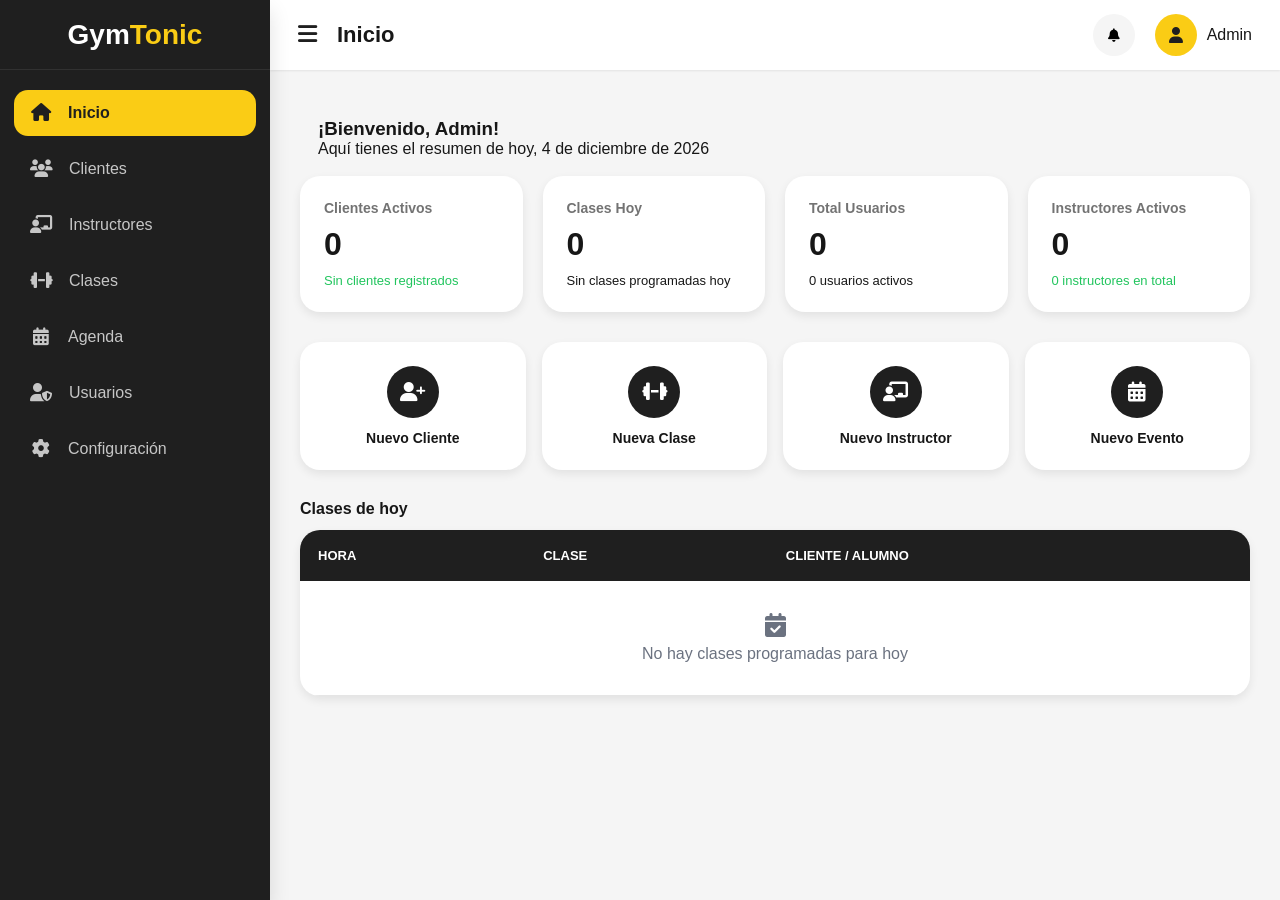
<file: LenguajeDeMarcas/index.html>
<!DOCTYPE html>
<html lang="es">

<head>
    <meta charset="UTF-8">
    <meta name="viewport" content="width=device-width, initial-scale=1.0">
    <title>GymTonic - Inicio</title>
    <link rel="stylesheet" href="https://cdnjs.cloudflare.com/ajax/libs/font-awesome/6.4.0/css/all.min.css">
    <link rel="stylesheet" href="css/style.css">
</head>
<body>

    <div class="overlay" id="overlay"></div>

    <div class="app">

        <aside class="sidebar" id="sidebar">
            <div class="sidebar__header">
                <h1 class="sidebar__title">Gym<span class="sidebar__title--highlight">Tonic</span></h1>
            </div>
            <nav class="sidebar__nav">
                <ul class="sidebar__list">
                    <li class="sidebar__item">
                        <a href="index.html" class="sidebar__link sidebar__link--active">
                            <i class="fas fa-home sidebar__icon"></i><span>Inicio</span>
                        </a>
                    </li>
                    <li class="sidebar__item">
                        <a href="pages/clientes.html" class="sidebar__link">
                            <i class="fas fa-users sidebar__icon"></i><span>Clientes</span>
                        </a>
                    </li>
                    <li class="sidebar__item">
                        <li class="sidebar__item">
                        <a href="pages/instructores.html" class="sidebar__link">
                            <i class="fas fa-chalkboard-teacher sidebar__icon"></i><span>Instructores</span>
                        </a>
                    </li>
                    <li class="sidebar__item">
                        <a href="pages/clases.html" class="sidebar__link">
                            <i class="fas fa-dumbbell sidebar__icon"></i><span>Clases</span>
                        </a>
                    </li>
                    <li class="sidebar__item">
                        <a href="pages/agenda.html" class="sidebar__link">
                            <i class="fas fa-calendar-alt sidebar__icon"></i><span>Agenda</span>
                        </a>
                    </li>
                    <li class="sidebar__item">
                        <a href="pages/usuarios.html" class="sidebar__link sidebar__link">
                            <i class="fas fa-user-shield sidebar__icon"></i><span>Usuarios</span>
                        </a>
                    </li>
                    <li class="sidebar__item">
                        <a href="pages/configuracion.html" class="sidebar__link">
                            <i class="fas fa-cog sidebar__icon"></i><span>Configuración</span>
                        </a>
                    </li>
                </ul>
            </nav>
        </aside>

        <main class="main" id="main">

            <header class="header" id="header">
                <div class="header__left">
                    <button class="header__menu-btn" id="menuToggle">
                        <i class="fas fa-bars"></i>
                    </button>
                    <h2 class="header__title">Inicio</h2>
                </div>
                <div class="header__right">
                    <button class="header__notification"><i class="fas fa-bell"></i></button>
                    <div class="header__user">
                        <div class="header__avatar"><i class="fas fa-user"></i></div>
                        <span class="header__username">Admin</span>
                    </div>
                </div>
            </header>

            <div class="content">

                <div class="welcome">
                    <div class="welcome__text">
                        <h3 class="welcome__title">¡Bienvenido, Admin!</h3>
                        <p class="welcome__sub">Aquí tienes el resumen de hoy, <span id="fecha"></span></p>
                    </div>
                </div>

                <div class="cards">
                    <div class="card">
                        <h3 class="card__title">Clientes Activos</h3>
                        <p class="card__value" id="cardClientesActivos">—</p>
                        <div class="card__footer card__footer--success" id="cardClientesFooter"></div>
                    </div>
                    <div class="card">
                        <h3 class="card__title">Clases Hoy</h3>
                        <p class="card__value" id="cardClasesHoy">—</p>
                        <div class="card__footer" id="cardClasesFooter"></div>
                    </div>
                    <div class="card">
                        <h3 class="card__title">Total Usuarios</h3>
                        <p class="card__value" id="cardTotalUsuarios">—</p>
                        <div class="card__footer" id="cardUsuariosFooter"></div>
                    </div>
                    <div class="card">
                        <h3 class="card__title">Instructores Activos</h3>
                        <p class="card__value" id="cardInstructores">—</p>
                        <div class="card__footer card__footer--success" id="cardInstructoresFooter"></div>
                    </div>
                </div>

                <div class="quick-actions">
                    <a href="pages/clientes.html?action=new" class="quick-action">
                        <div class="quick-action__icon"><i class="fas fa-user-plus"></i></div>
                        <span class="quick-action__label">Nuevo Cliente</span>
                    </a>
                    <a href="pages/clases.html?action=new" class="quick-action">
                        <div class="quick-action__icon"><i class="fas fa-dumbbell"></i></div>
                        <span class="quick-action__label">Nueva Clase</span>
                    </a>
                    <a href="pages/instructores.html?action=new" class="quick-action">
                        <div class="quick-action__icon"><i class="fas fa-chalkboard-teacher"></i></div>
                        <span class="quick-action__label">Nuevo Instructor</span>
                    </a>
                    <a href="pages/agenda.html?action=new" class="quick-action">
                        <div class="quick-action__icon"><i class="fas fa-calendar-alt"></i></div>
                        <span class="quick-action__label">Nuevo Evento</span>
                    </a>
                </div>

                <h3 class="table-container__title">Clases de hoy</h3>

                <div class="table-container">
                    <table class="table">
                        <thead class="table__header">
                            <tr>
                                <th class="table__th">Hora</th>
                                <th class="table__th">Clase</th>
                                <th class="table__th">Cliente / Alumno</th>
                            </tr>
                        </thead>
                        <tbody id="clasesHoyBody"></tbody>
                    </table>
                </div>

            </div>
        </main>
    </div>

    <script src="js/fecha.js"></script>
    <script src="js/menu.js"></script>
    <script src="js/dashboard.js"></script>
</body>

</html>
</file>
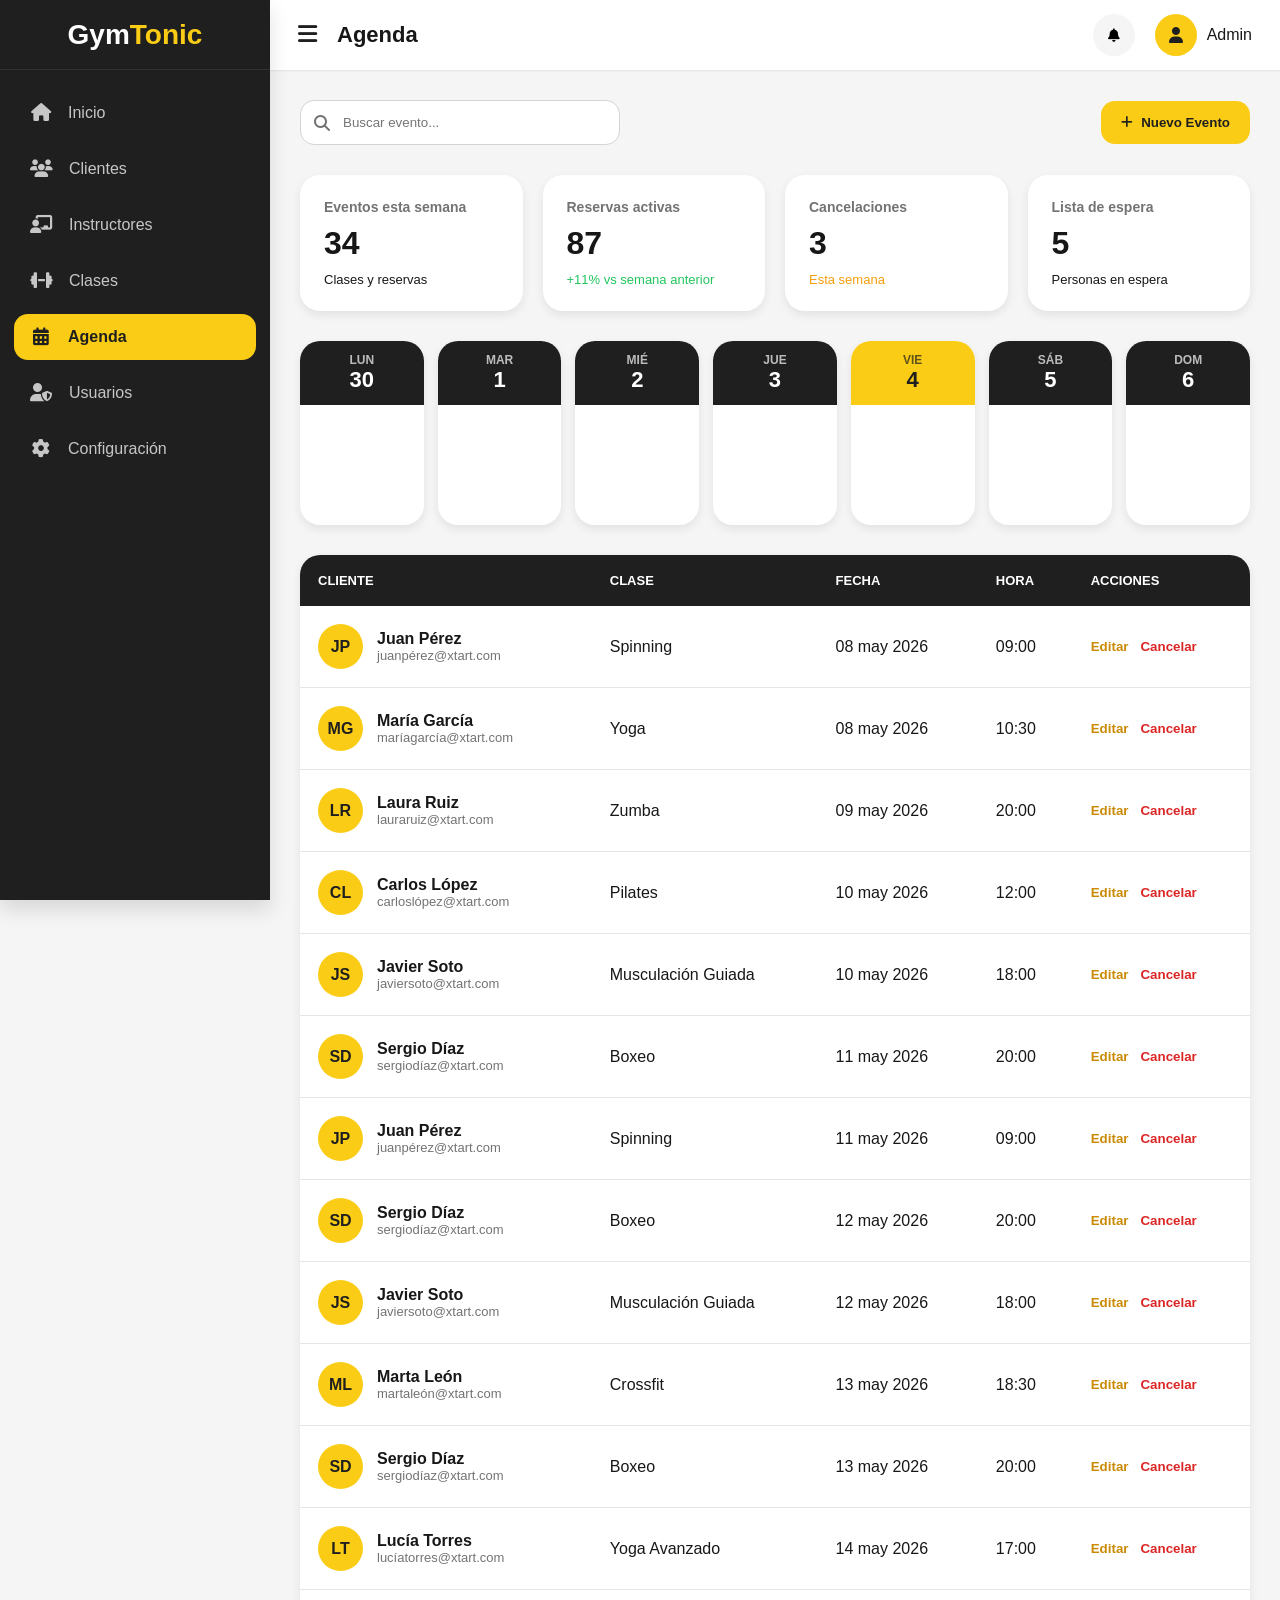
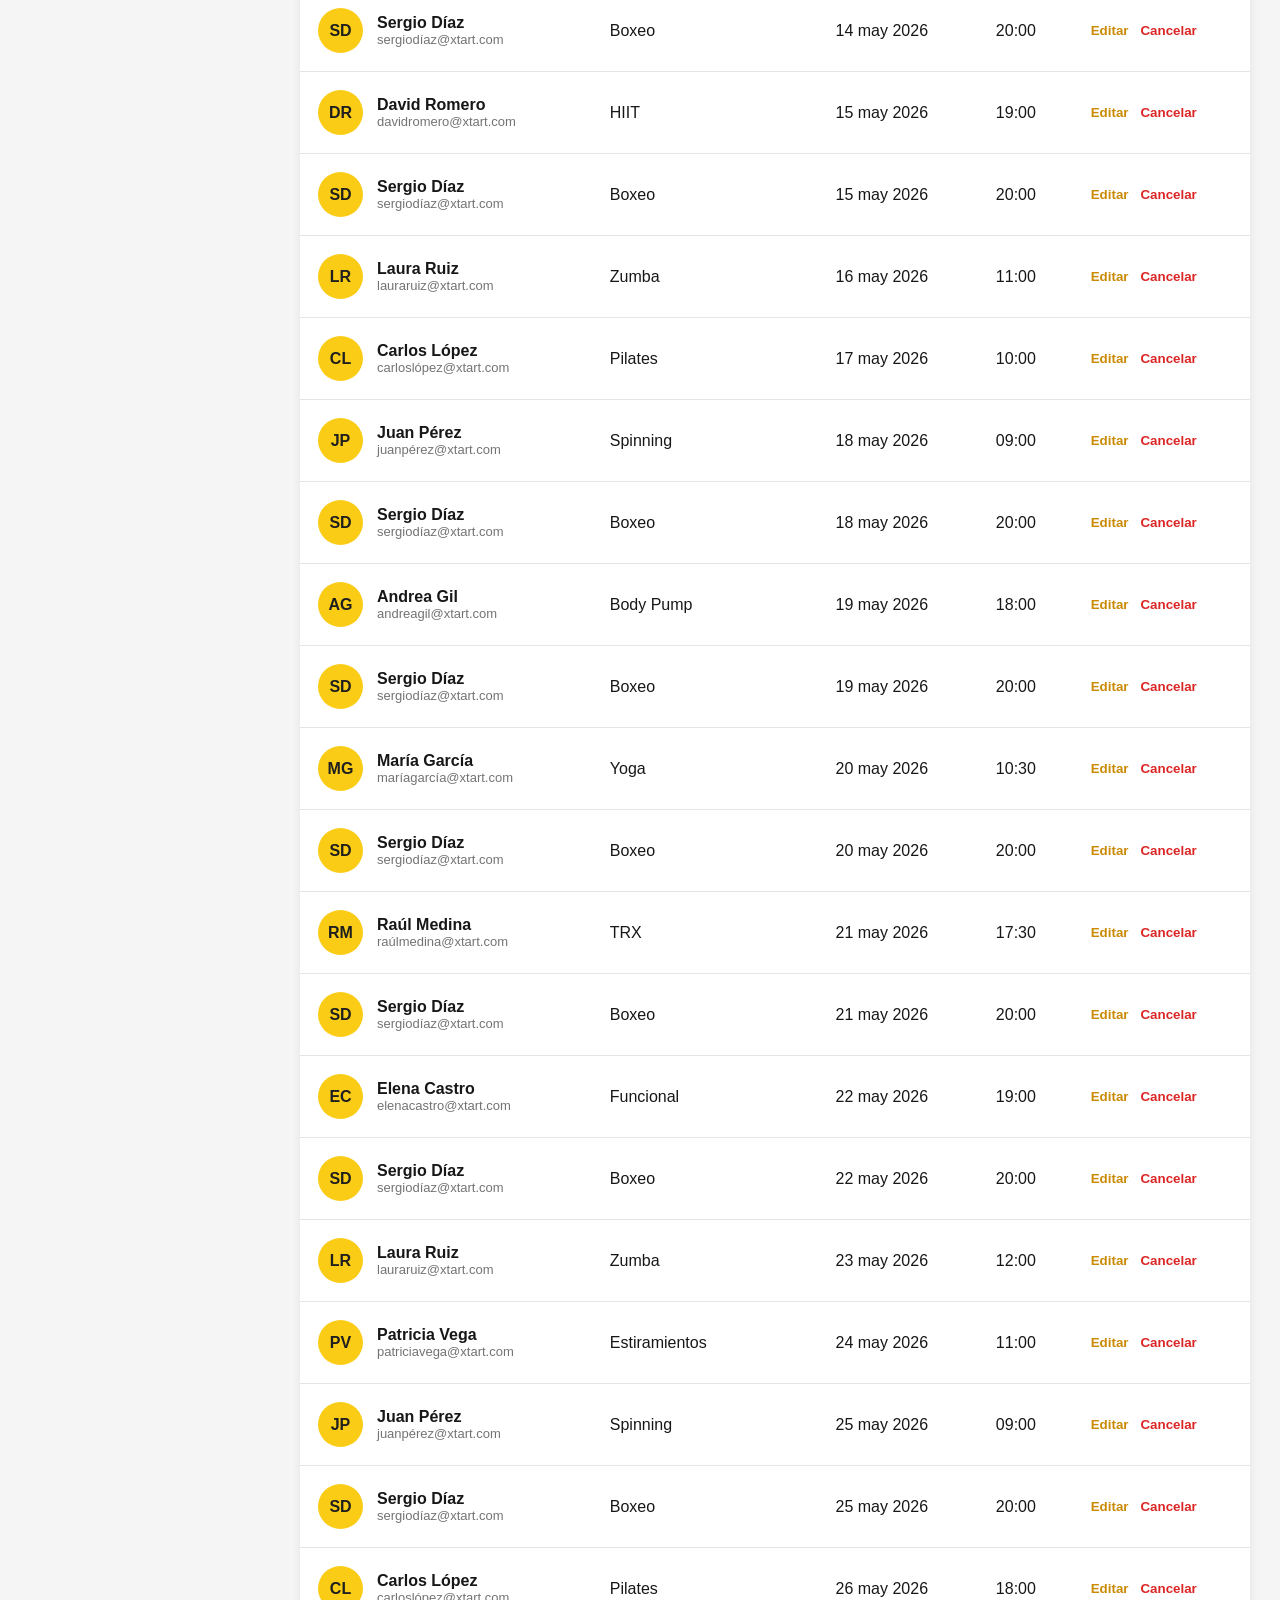
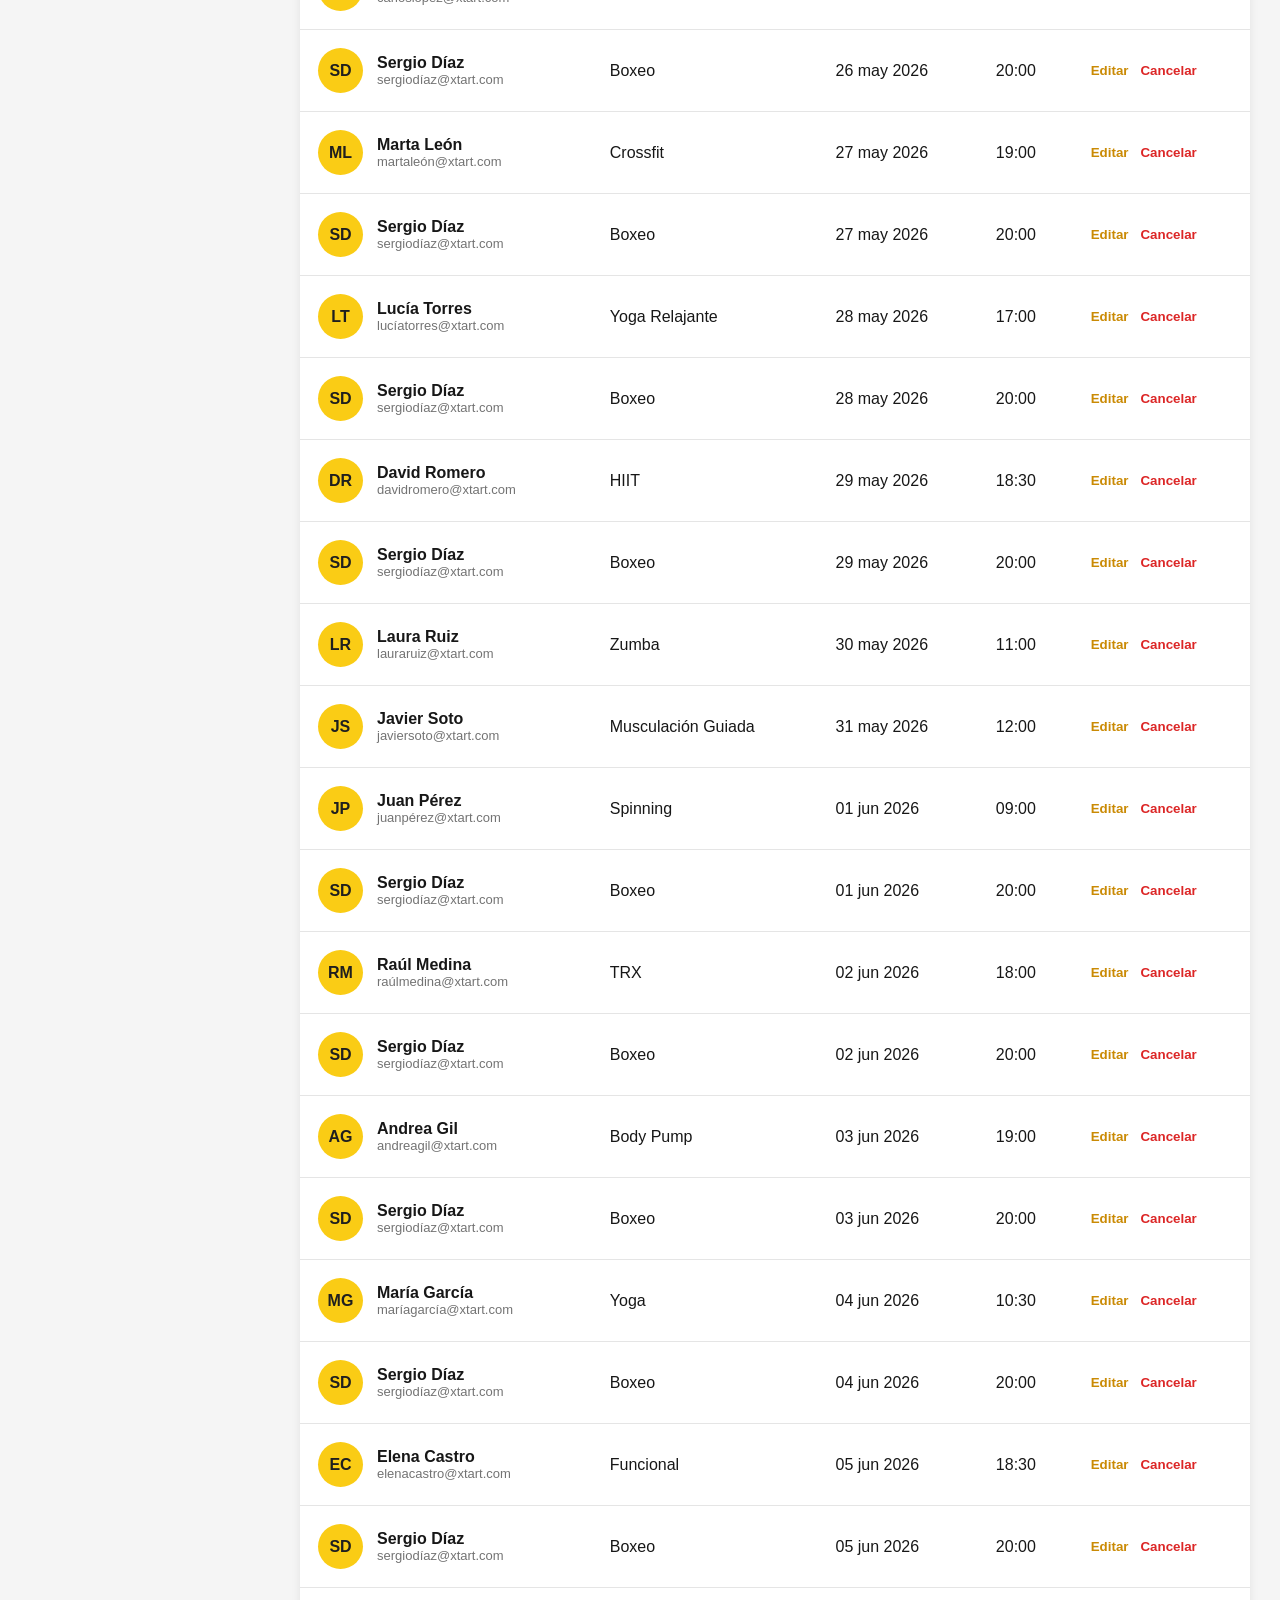
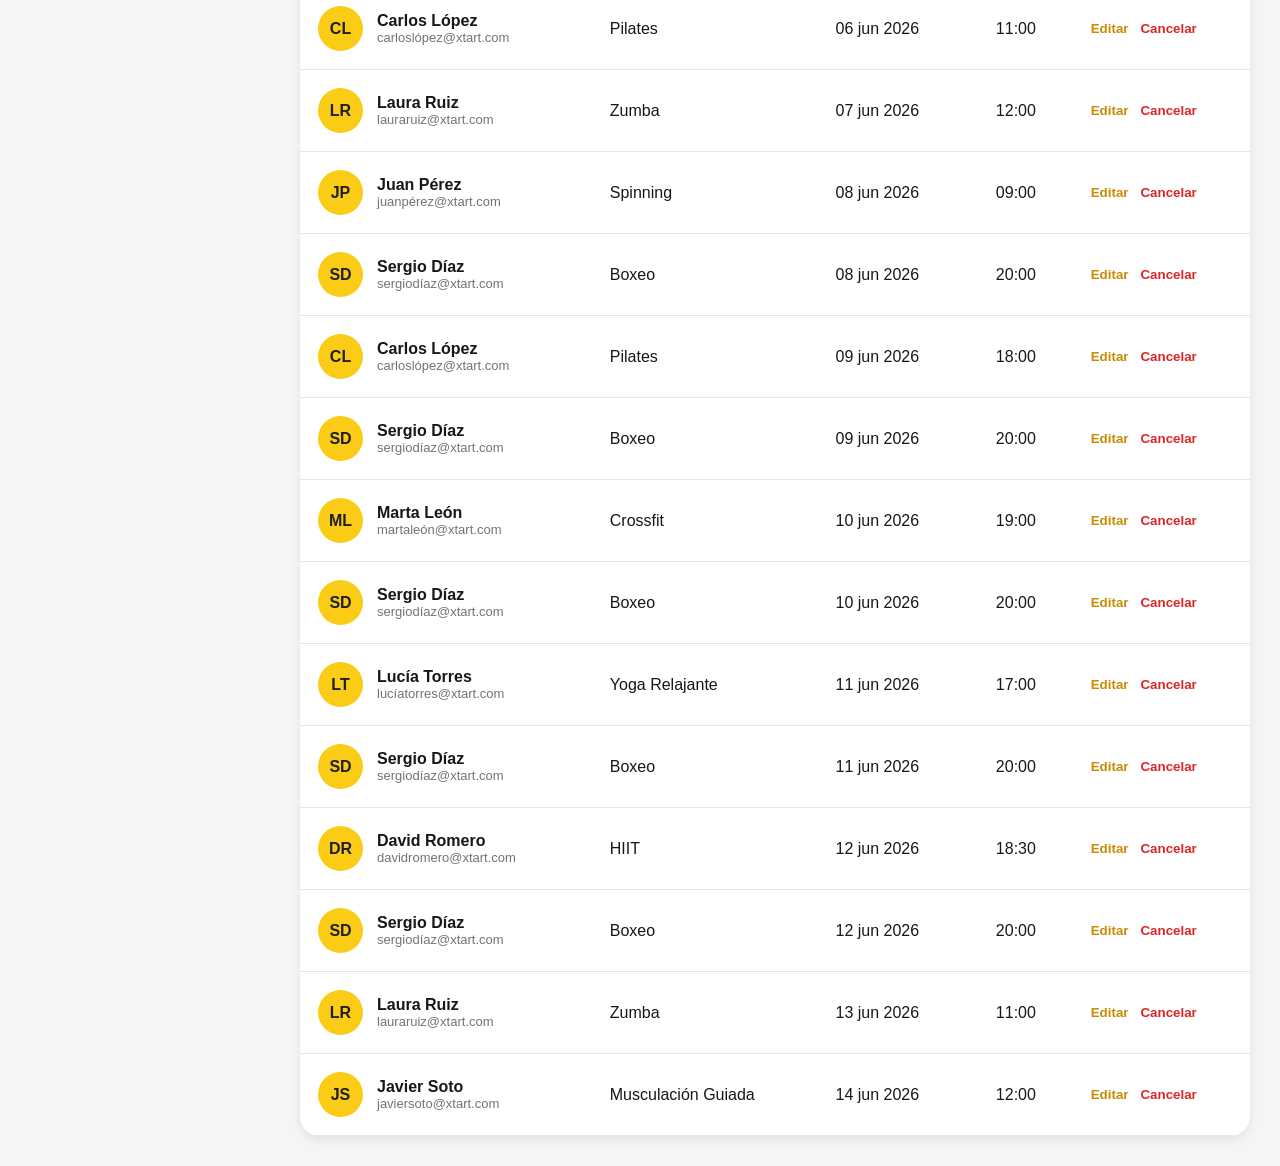
<file: LenguajeDeMarcas/pages/agenda.html>
<!DOCTYPE html>
<html lang="es">

<head>
    <meta charset="UTF-8">
    <meta name="viewport" content="width=device-width, initial-scale=1.0">
    <title>GymTonic - Agenda</title>
    <link rel="stylesheet" href="https://cdnjs.cloudflare.com/ajax/libs/font-awesome/6.4.0/css/all.min.css">
    <link rel="stylesheet" href="../css/style.css">
</head>
<body>

    <div class="overlay" id="overlay"></div>

    <div class="app">

        <aside class="sidebar" id="sidebar">
            <div class="sidebar__header">
                <h1 class="sidebar__title">Gym<span class="sidebar__title--highlight">Tonic</span></h1>
            </div>
            <nav class="sidebar__nav">
                <ul class="sidebar__list">
                    <li class="sidebar__item">
                        <a href="../index.html" class="sidebar__link">
                            <i class="fas fa-home sidebar__icon"></i><span>Inicio</span>
                        </a>
                    </li>
                    <li class="sidebar__item">
                        <a href="clientes.html" class="sidebar__link">
                            <i class="fas fa-users sidebar__icon"></i><span>Clientes</span>
                        </a>
                    </li>
                    <li class="sidebar__item">
                        <li class="sidebar__item">
                        <a href="instructores.html" class="sidebar__link">
                            <i class="fas fa-chalkboard-teacher sidebar__icon"></i><span>Instructores</span>
                        </a>
                    </li>
                    <li class="sidebar__item">
                        <a href="clases.html" class="sidebar__link">
                            <i class="fas fa-dumbbell sidebar__icon"></i><span>Clases</span>
                        </a>
                    </li>
                    <li class="sidebar__item">
                        <a href="agenda.html" class="sidebar__link sidebar__link--active">
                            <i class="fas fa-calendar-alt sidebar__icon"></i><span>Agenda</span>
                        </a>
                    </li>
                    
                    <li class="sidebar__item">
                        <a href="usuarios.html" class="sidebar__link">
                            <i class="fas fa-user-shield sidebar__icon"></i><span>Usuarios</span>
                        </a>
                    </li>
                    <li class="sidebar__item">
                        <a href="configuracion.html" class="sidebar__link">
                            <i class="fas fa-cog sidebar__icon"></i><span>Configuración</span>
                        </a>
                    </li>
                </ul>
            </nav>
        </aside>

        <main class="main" id="main">

            <header class="header" id="header">
                <div class="header__left">
                    <button class="header__menu-btn" id="menuToggle">
                        <i class="fas fa-bars"></i>
                    </button>
                    <h2 class="header__title">Agenda</h2>
                </div>
                <div class="header__right">
                    <button class="header__notification"><i class="fas fa-bell"></i></button>
                    <div class="header__user">
                        <div class="header__avatar"><i class="fas fa-user"></i></div>
                        <span class="header__username">Admin</span>
                    </div>
                </div>
            </header>

            <div class="content">
                <div class="actions">
                    <div class="search">
                        <i class="fas fa-search search__icon"></i>
                        <input type="text" class="search__input" placeholder="Buscar evento...">
                    </div>
                    <button class="btn btn--primary" id="addEventoBtn">
                        <i class="fas fa-plus btn__icon"></i>Nuevo Evento
                    </button>
                </div>

                <div class="cards">
                    <div class="card">
                        <h3 class="card__title">Eventos esta semana</h3>
                        <p class="card__value">34</p>
                        <div class="card__footer">Clases y reservas</div>
                    </div>
                    <div class="card">
                        <h3 class="card__title">Reservas activas</h3>
                        <p class="card__value">87</p>
                        <div class="card__footer card__footer--success">+11% vs semana anterior</div>
                    </div>
                    <div class="card">
                        <h3 class="card__title">Cancelaciones</h3>
                        <p class="card__value">3</p>
                        <div class="card__footer card__footer--warning">Esta semana</div>
                    </div>
                    <div class="card">
                        <h3 class="card__title">Lista de espera</h3>
                        <p class="card__value">5</p>
                        <div class="card__footer">Personas en espera</div>
                    </div>
                </div>

                <div class="agenda-grid" id="agendaGrid">
                    <div class="agenda-day" data-dia="lun">
                        <div class="agenda-day__header">
                            <div class="agenda-day__name">Lun</div>
                            <div class="agenda-day__num">—</div>
                        </div>
                        <div class="agenda-day__body"></div>
                    </div>
                    <div class="agenda-day" data-dia="mar">
                        <div class="agenda-day__header">
                            <div class="agenda-day__name">Mar</div>
                            <div class="agenda-day__num">—</div>
                        </div>
                        <div class="agenda-day__body"></div>
                    </div>
                    <div class="agenda-day" data-dia="mie">
                        <div class="agenda-day__header">
                            <div class="agenda-day__name">Mié</div>
                            <div class="agenda-day__num">—</div>
                        </div>
                        <div class="agenda-day__body"></div>
                    </div>
                    <div class="agenda-day" data-dia="jue">
                        <div class="agenda-day__header">
                            <div class="agenda-day__name">Jue</div>
                            <div class="agenda-day__num">—</div>
                        </div>
                        <div class="agenda-day__body"></div>
                    </div>
                    <div class="agenda-day" data-dia="vie">
                        <div class="agenda-day__header">
                            <div class="agenda-day__name">Vie</div>
                            <div class="agenda-day__num">—</div>
                        </div>
                        <div class="agenda-day__body"></div>
                    </div>
                    <div class="agenda-day" data-dia="sab">
                        <div class="agenda-day__header">
                            <div class="agenda-day__name">Sáb</div>
                            <div class="agenda-day__num">—</div>
                        </div>
                        <div class="agenda-day__body"></div>
                    </div>
                    <div class="agenda-day" data-dia="dom">
                        <div class="agenda-day__header">
                            <div class="agenda-day__name">Dom</div>
                            <div class="agenda-day__num">—</div>
                        </div>
                        <div class="agenda-day__body"></div>
                    </div>
                </div>

                <div class="table-container">
                    <table class="table">
                        <thead class="table__header">
                            <tr>
                                <th class="table__th">Cliente</th>
                                <th class="table__th">Clase</th>
                                <th class="table__th">Fecha</th>
                                <th class="table__th">Hora</th>
                                <th class="table__th">Acciones</th>
                            </tr>
                        </thead>
                        <tbody id="agendaTableBody">
                        </tbody>
                    </table>
                </div>

            </div>
        </main>
    </div>

    <div class="modal" id="eventoModal">
        <div class="modal__content">
            <div class="modal__header">
                <h3 class="modal__title">Nuevo Evento</h3>
                <button class="modal__close" id="closeEventoModalBtn">&times;</button>
            </div>
            <div class="modal__body">
                <form id="eventoForm">
                    <div class="form__group">
                        <label class="form__label" for="eventoClase">Clase</label>
                        <select id="eventoClase" class="form__control"></select>
                    </div>
                    <div class="form__group">
                        <label class="form__label" for="eventoInstructor">Instructor</label>
                        <input type="text" id="eventoInstructor" class="form__control" placeholder="Se rellena automáticamente" readonly>
                    </div>
                    <div class="form__group">
                        <label class="form__label" for="eventoFecha">Fecha</label>
                        <input type="date" id="eventoFecha" class="form__control" required>
                    </div>
                    <div class="form__group">
                        <label class="form__label" for="eventoHora">Hora</label>
                        <input type="time" id="eventoHora" class="form__control" required>
                    </div>
                    <div class="form__group">
                        <label class="form__label" for="eventoCliente">Cliente (opcional)</label>
                        <input type="text" id="eventoCliente" class="form__control" placeholder="Nombre del cliente">
                    </div>
                </form>
            </div>
            <div class="modal__footer">
                <button class="btn btn--secondary" id="cancelEventoModalBtn">Cancelar</button>
                <button class="btn btn--primary" id="saveEventoBtn">Guardar</button>
            </div>
        </div>
    </div>

    <script src="../js/crud-agenda.js"></script>
    <script src="../js/menu.js"></script>
</body>

</html>
</file>
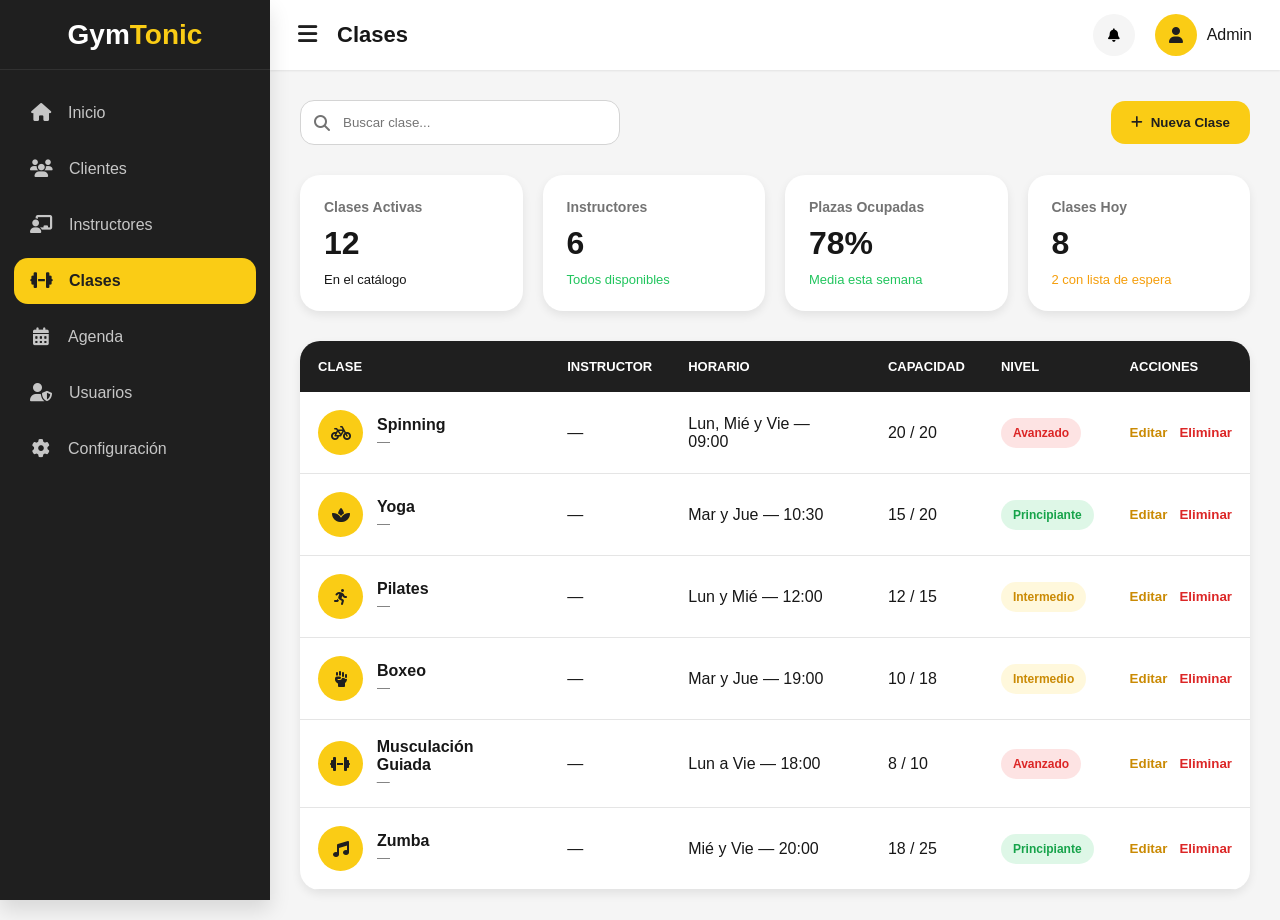
<file: LenguajeDeMarcas/pages/clases.html>
<!DOCTYPE html>
<html lang="es">

<head>
    <meta charset="UTF-8">
    <meta name="viewport" content="width=device-width, initial-scale=1.0">
    <title>GymTonic - Clases</title>
    <link rel="stylesheet" href="https://cdnjs.cloudflare.com/ajax/libs/font-awesome/6.4.0/css/all.min.css">
    <link rel="stylesheet" href="../css/style.css">
</head>
<body>

    <div class="overlay" id="overlay"></div>

    <div class="app">

        <aside class="sidebar" id="sidebar">
            <div class="sidebar__header">
                <h1 class="sidebar__title">Gym<span class="sidebar__title--highlight">Tonic</span></h1>
            </div>
            <nav class="sidebar__nav">
                <ul class="sidebar__list">
                    <li class="sidebar__item">
                        <a href="../index.html" class="sidebar__link">
                            <i class="fas fa-home sidebar__icon"></i><span>Inicio</span>
                        </a>
                    </li>
                    <li class="sidebar__item">
                        <a href="clientes.html" class="sidebar__link">
                            <i class="fas fa-users sidebar__icon"></i><span>Clientes</span>
                        </a>
                    </li>
                    <li class="sidebar__item">
                        <li class="sidebar__item">
                        <a href="instructores.html" class="sidebar__link">
                            <i class="fas fa-chalkboard-teacher sidebar__icon"></i><span>Instructores</span>
                        </a>
                    </li>
                    <li class="sidebar__item">
                        <a href="clases.html" class="sidebar__link sidebar__link--active">
                            <i class="fas fa-dumbbell sidebar__icon"></i><span>Clases</span>
                        </a>
                    </li>
                    <li class="sidebar__item">
                        <a href="agenda.html" class="sidebar__link">
                            <i class="fas fa-calendar-alt sidebar__icon"></i><span>Agenda</span>
                        </a>
                    </li>
                    
                    <li class="sidebar__item">
                        <a href="usuarios.html" class="sidebar__link">
                            <i class="fas fa-user-shield sidebar__icon"></i><span>Usuarios</span>
                        </a>
                    </li>
                    <li class="sidebar__item">
                        <a href="configuracion.html" class="sidebar__link">
                            <i class="fas fa-cog sidebar__icon"></i><span>Configuración</span>
                        </a>
                    </li>
                </ul>
            </nav>
        </aside>

        <main class="main" id="main">

            <header class="header" id="header">
                <div class="header__left">
                    <button class="header__menu-btn" id="menuToggle">
                        <i class="fas fa-bars"></i>
                    </button>
                    <h2 class="header__title">Clases</h2>
                </div>
                <div class="header__right">
                    <button class="header__notification"><i class="fas fa-bell"></i></button>
                    <div class="header__user">
                        <div class="header__avatar"><i class="fas fa-user"></i></div>
                        <span class="header__username">Admin</span>
                    </div>
                </div>
            </header>

            <div class="content">
                <div class="actions">
                    <div class="search">
                        <i class="fas fa-search search__icon"></i>
                        <input type="text" class="search__input" placeholder="Buscar clase...">
                    </div>
                    <button class="btn btn--primary" id="addClaseBtn">
                        <i class="fas fa-plus btn__icon"></i>Nueva Clase
                    </button>
                </div>

                <div class="cards">
                    <div class="card">
                        <h3 class="card__title">Clases Activas</h3>
                        <p class="card__value">12</p>
                        <div class="card__footer">En el catálogo</div>
                    </div>
                    <div class="card">
                        <h3 class="card__title">Instructores</h3>
                        <p class="card__value">6</p>
                        <div class="card__footer card__footer--success">Todos disponibles</div>
                    </div>
                    <div class="card">
                        <h3 class="card__title">Plazas Ocupadas</h3>
                        <p class="card__value">78%</p>
                        <div class="card__footer card__footer--success">Media esta semana</div>
                    </div>
                    <div class="card">
                        <h3 class="card__title">Clases Hoy</h3>
                        <p class="card__value">8</p>
                        <div class="card__footer card__footer--warning">2 con lista de espera</div>
                    </div>
                </div>

                <div class="table-container">
                    <table class="table">
                        <thead class="table__header">
                            <tr>
                                <th class="table__th">Clase</th>
                                <th class="table__th">Instructor</th>
                                <th class="table__th">Horario</th>
                                <th class="table__th">Capacidad</th>
                                <th class="table__th">Nivel</th>
                                <th class="table__th">Acciones</th>
                            </tr>
                        </thead>
                        <tbody id="clasesTableBody">
                            <tr>
                                <td class="table__td">
                                    <div class="table__user">
                                        <div class="table__avatar"><i class="fas fa-bicycle"></i></div>
                                        <div>
                                            <div class="table__name">Spinning</div>
                                            <div class="table__email">Cardio intensivo</div>
                                        </div>
                                    </div>
                                </td>
                                <td class="table__td">Carlos Ruiz</td>
                                <td class="table__td">Lun · Mié · Vie — 09:00</td>
                                <td class="table__td">20 / 20</td>
                                <td class="table__td"><span class="badge badge--danger">Avanzado</span></td>
                                <td class="table__td">
                                    <div class="table__actions">
                                        <button class="table__btn table__btn--edit">Editar</button>
                                        <button class="table__btn table__btn--delete">Eliminar</button>
                                    </div>
                                </td>
                            </tr>
                            <tr>
                                <td class="table__td">
                                    <div class="table__user">
                                        <div class="table__avatar"><i class="fas fa-spa"></i></div>
                                        <div>
                                            <div class="table__name">Yoga</div>
                                            <div class="table__email">Flexibilidad y relajación</div>
                                        </div>
                                    </div>
                                </td>
                                <td class="table__td">Sofía Mendez</td>
                                <td class="table__td">Mar · Jue — 10:30</td>
                                <td class="table__td">15 / 20</td>
                                <td class="table__td"><span class="badge badge--success">Principiante</span></td>
                                <td class="table__td">
                                    <div class="table__actions">
                                        <button class="table__btn table__btn--edit">Editar</button>
                                        <button class="table__btn table__btn--delete">Eliminar</button>
                                    </div>
                                </td>
                            </tr>
                            <tr>
                                <td class="table__td">
                                    <div class="table__user">
                                        <div class="table__avatar"><i class="fas fa-running"></i></div>
                                        <div>
                                            <div class="table__name">Pilates</div>
                                            <div class="table__email">Fuerza y postura</div>
                                        </div>
                                    </div>
                                </td>
                                <td class="table__td">Laura Vega</td>
                                <td class="table__td">Lun · Mié — 12:00</td>
                                <td class="table__td">12 / 15</td>
                                <td class="table__td"><span class="badge badge--primary">Intermedio</span></td>
                                <td class="table__td">
                                    <div class="table__actions">
                                        <button class="table__btn table__btn--edit">Editar</button>
                                        <button class="table__btn table__btn--delete">Eliminar</button>
                                    </div>
                                </td>
                            </tr>
                            <tr>
                                <td class="table__td">
                                    <div class="table__user">
                                        <div class="table__avatar"><i class="fas fa-fist-raised"></i></div>
                                        <div>
                                            <div class="table__name">Boxeo</div>
                                            <div class="table__email">Cardio y técnica</div>
                                        </div>
                                    </div>
                                </td>
                                <td class="table__td">Miguel Torres</td>
                                <td class="table__td">Mar · Jue — 19:00</td>
                                <td class="table__td">10 / 18</td>
                                <td class="table__td"><span class="badge badge--warning">Intermedio</span></td>
                                <td class="table__td">
                                    <div class="table__actions">
                                        <button class="table__btn table__btn--edit">Editar</button>
                                        <button class="table__btn table__btn--delete">Eliminar</button>
                                    </div>
                                </td>
                            </tr>
                            <tr>
                                <td class="table__td">
                                    <div class="table__user">
                                        <div class="table__avatar"><i class="fas fa-dumbbell"></i></div>
                                        <div>
                                            <div class="table__name">Musculación Guiada</div>
                                            <div class="table__email">Fuerza con instructor</div>
                                        </div>
                                    </div>
                                </td>
                                <td class="table__td">Roberto Díaz</td>
                                <td class="table__td">Lun a Vie — 18:00</td>
                                <td class="table__td">8 / 10</td>
                                <td class="table__td"><span class="badge badge--danger">Avanzado</span></td>
                                <td class="table__td">
                                    <div class="table__actions">
                                        <button class="table__btn table__btn--edit">Editar</button>
                                        <button class="table__btn table__btn--delete">Eliminar</button>
                                    </div>
                                </td>
                            </tr>
                            <tr>
                                <td class="table__td">
                                    <div class="table__user">
                                        <div class="table__avatar"><i class="fas fa-music"></i></div>
                                        <div>
                                            <div class="table__name">Zumba</div>
                                            <div class="table__email">Baile y cardio</div>
                                        </div>
                                    </div>
                                </td>
                                <td class="table__td">Ana Flores</td>
                                <td class="table__td">Mié · Vie — 20:00</td>
                                <td class="table__td">18 / 25</td>
                                <td class="table__td"><span class="badge badge--success">Principiante</span></td>
                                <td class="table__td">
                                    <div class="table__actions">
                                        <button class="table__btn table__btn--edit">Editar</button>
                                        <button class="table__btn table__btn--delete">Eliminar</button>
                                    </div>
                                </td>
                            </tr>
                        </tbody>
                    </table>
                </div>
            </div>
        </main>
    </div>

    <div class="modal" id="claseModal">
        <div class="modal__content">
            <div class="modal__header">
                <h3 class="modal__title" id="claseModalTitle">Nueva Clase</h3>
                <button class="modal__close" id="closeClaseModalBtn">&times;</button>
            </div>
            <div class="modal__body">
                <form id="claseForm">
                    <div class="form__group">
                        <label class="form__label" for="nombreClase">Nombre de la clase</label>
                        <input type="text" id="nombreClase" class="form__control" required>
                    </div>
                    <div class="form__group">
                        <label class="form__label" for="instructorSelect">Instructor</label>
                        <select id="instructorSelect" class="form__control"></select>
                    </div>
                    <div class="form__group">
                        <label class="form__label" for="horario">Horario</label>
                        <input type="text" id="horario" class="form__control" placeholder="Ej: Lun · Mié — 09:00" required>
                    </div>
                    <div class="form__group">
                        <label class="form__label" for="capacidad">Capacidad máxima</label>
                        <input type="number" id="capacidad" class="form__control" required>
                    </div>
                    <div class="form__group">
                        <label class="form__label" for="nivel">Nivel</label>
                        <select id="nivel" class="form__control">
                            <option value="principiante">Principiante</option>
                            <option value="intermedio">Intermedio</option>
                            <option value="avanzado">Avanzado</option>
                        </select>
                    </div>
                </form>
            </div>
            <div class="modal__footer">
                <button class="btn btn--secondary" id="cancelClaseModalBtn">Cancelar</button>
                <button class="btn btn--primary" id="saveClaseBtn">Guardar</button>
            </div>
        </div>
    </div>

    <script src="../js/crud-clases.js"></script>
    <script src="../js/menu.js"></script>
    <script>
        if (new URLSearchParams(window.location.search).get('action') === 'new') {
            showAddClaseModal();
        }
    </script>
</body>

</html>
</file>
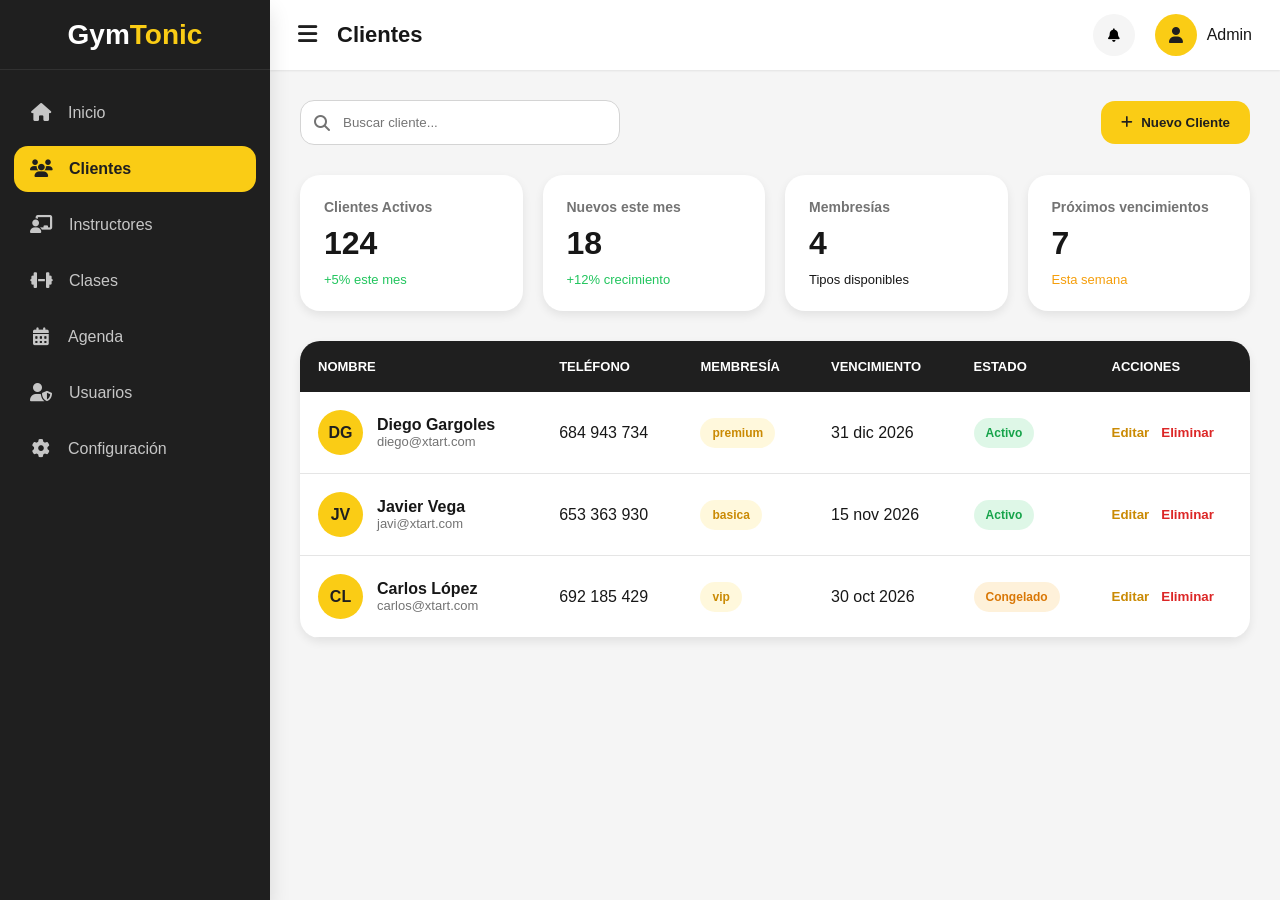
<file: LenguajeDeMarcas/pages/clientes.html>
<!DOCTYPE html>
<html lang="es">

<head>
    <meta charset="UTF-8">
    <meta name="viewport" content="width=device-width, initial-scale=1.0">
    <title>GymTonic - Gestión de Gimnasio</title>
    <link rel="stylesheet" href="https://cdnjs.cloudflare.com/ajax/libs/font-awesome/6.4.0/css/all.min.css">
    <link rel="stylesheet" href="../css/style.css">
</head>
<body>

    <div class="overlay" id="overlay"></div>

    <div class="app">

        <aside class="sidebar" id="sidebar">
            <div class="sidebar__header">
                <h1 class="sidebar__title">Gym<span class="sidebar__title--highlight">Tonic</span></h1>
            </div>
            <nav class="sidebar__nav">
                <ul class="sidebar__list">
                    <li class="sidebar__item">
                        <a href="../index.html" class="sidebar__link">
                            <i class="fas fa-home sidebar__icon"></i><span>Inicio</span>
                        </a>
                    </li>
                    <li class="sidebar__item">
                        <a href="clientes.html" class="sidebar__link sidebar__link--active">
                            <i class="fas fa-users sidebar__icon"></i><span>Clientes</span>
                        </a>
                    </li>
                    <li class="sidebar__item">
                        <li class="sidebar__item">
                        <a href="instructores.html" class="sidebar__link">
                            <i class="fas fa-chalkboard-teacher sidebar__icon"></i><span>Instructores</span>
                        </a>
                    </li>
                    <li class="sidebar__item">
                        <a href="clases.html" class="sidebar__link">
                            <i class="fas fa-dumbbell sidebar__icon"></i><span>Clases</span>
                        </a>
                    </li>
                    <li class="sidebar__item">
                        <a href="agenda.html" class="sidebar__link">
                            <i class="fas fa-calendar-alt sidebar__icon"></i><span>Agenda</span>
                        </a>
                    </li>
                    
                    <li class="sidebar__item">
                        <a href="usuarios.html" class="sidebar__link">
                            <i class="fas fa-user-shield sidebar__icon"></i><span>Usuarios</span>
                        </a>
                    </li>
                    <li class="sidebar__item">
                        <a href="configuracion.html" class="sidebar__link">
                            <i class="fas fa-cog sidebar__icon"></i><span>Configuración</span>
                        </a>
                    </li>
                </ul>
            </nav>
        </aside>

        <main class="main" id="main">

            <header class="header" id="header">
                <div class="header__left">
                    <button class="header__menu-btn" id="menuToggle">
                        <i class="fas fa-bars"></i>
                    </button>
                    <h2 class="header__title">Clientes</h2>
                </div>
                <div class="header__right">
                    <button class="header__notification"><i class="fas fa-bell"></i></button>
                    <div class="header__user">
                        <div class="header__avatar"><i class="fas fa-user"></i></div>
                        <span class="header__username">Admin</span>
                    </div>
                </div>
            </header>

            <div class="content">
                <div class="actions">
                    <div class="search">
                        <i class="fas fa-search search__icon"></i>
                        <input type="text" class="search__input" placeholder="Buscar cliente...">
                    </div>
                    <button id="addClientBtn" class="btn btn--primary">
                        <i class="fas fa-plus btn__icon"></i>Nuevo Cliente
                    </button>
                </div>

                <div class="cards">
                    <div class="card">
                        <h3 class="card__title">Clientes Activos</h3>
                        <p class="card__value">124</p>
                        <div class="card__footer card__footer--success">+5% este mes</div>
                    </div>
                    <div class="card">
                        <h3 class="card__title">Nuevos este mes</h3>
                        <p class="card__value">18</p>
                        <div class="card__footer card__footer--success">+12% crecimiento</div>
                    </div>
                    <div class="card">
                        <h3 class="card__title">Membresías</h3>
                        <p class="card__value">4</p>
                        <div class="card__footer">Tipos disponibles</div>
                    </div>
                    <div class="card">
                        <h3 class="card__title">Próximos vencimientos</h3>
                        <p class="card__value">7</p>
                        <div class="card__footer card__footer--warning">Esta semana</div>
                    </div>
                </div>

                <div class="table-container">
                    <table class="table">
                        <thead class="table__header">
                            <tr>
                                <th class="table__th">Nombre</th>
                                <th class="table__th">Teléfono</th>
                                <th class="table__th">Membresía</th>
                                <th class="table__th">Vencimiento</th>
                                <th class="table__th">Estado</th>
                                <th class="table__th">Acciones</th>
                            </tr>
                        </thead>
                        <tbody id="clientsTableBody"></tbody>
                    </table>
                </div>
            </div>
        </main>
    </div>

    <div class="modal" id="clientModal">
        <div class="modal__content">
            <div class="modal__header">
                <h3 class="modal__title" id="modalTitle">Nuevo Cliente</h3>
                <button class="modal__close" id="closeModalBtn">&times;</button>
            </div>
            <div class="modal__body">
                <form id="clientForm">
                    <input type="hidden" id="clientId">

                    <div class="form__group">
                        <label class="form__label" for="nombre">Nombre completo</label>
                        <input type="text" id="nombre" class="form__control" required>
                    </div>
                    <div class="form__group">
                        <label class="form__label" for="telefono">Teléfono</label>
                        <input type="text" id="telefono" class="form__control" required>
                    </div>
                    <div class="form__group">
                        <label class="form__label" for="email">Email</label>
                        <input type="email" id="email" class="form__control" required>
                    </div>
                    <div class="form__group">
                        <label class="form__label" for="password">Contraseña</label>
                        <input type="password" id="password" class="form__control" required>
                        <small id="passwordHelp" class="form__help" style="display:none;">
                            Deja este campo vacío para mantener la contraseña actual.
                        </small>
                    </div>
                    <div class="form__group">
                        <label class="form__label" for="membresia">Membresía</label>
                        <select id="membresia" class="form__control">
                            <option value="basica">Básica</option>
                            <option value="premium">Premium</option>
                            <option value="vip">VIP</option>
                            <option value="estudiante">Estudiante</option>
                        </select>
                    </div>
                    <div class="form__group">
                        <label class="form__label" for="vencimiento">Vencimiento</label>
                        <input type="date" id="vencimiento" class="form__control" required>
                    </div>
                    <div class="form__group">
                        <label class="form__label" for="estado">Estado</label>
                        <select id="estado" class="form__control">
                            <option value="activo">Activo</option>
                            <option value="inactivo">Inactivo</option>
                            <option value="congelado">Congelado</option>
                        </select>
                    </div>
                </form>
            </div>
            <div class="modal__footer">
                <button class="btn btn--secondary" id="cancelModalBtn">Cancelar</button>
                <button class="btn btn--primary" onclick="document.getElementById('clientForm').requestSubmit()">
                    Guardar
                </button>
            </div>
        </div>
    </div>

    <script src="../js/crud-cliente.js"></script>
    <script src="../js/menu.js"></script>
    <script>
        if (new URLSearchParams(window.location.search).get('action') === 'new') {
            showAddClientModal();
        }
    </script>
</body>

</html>
</file>
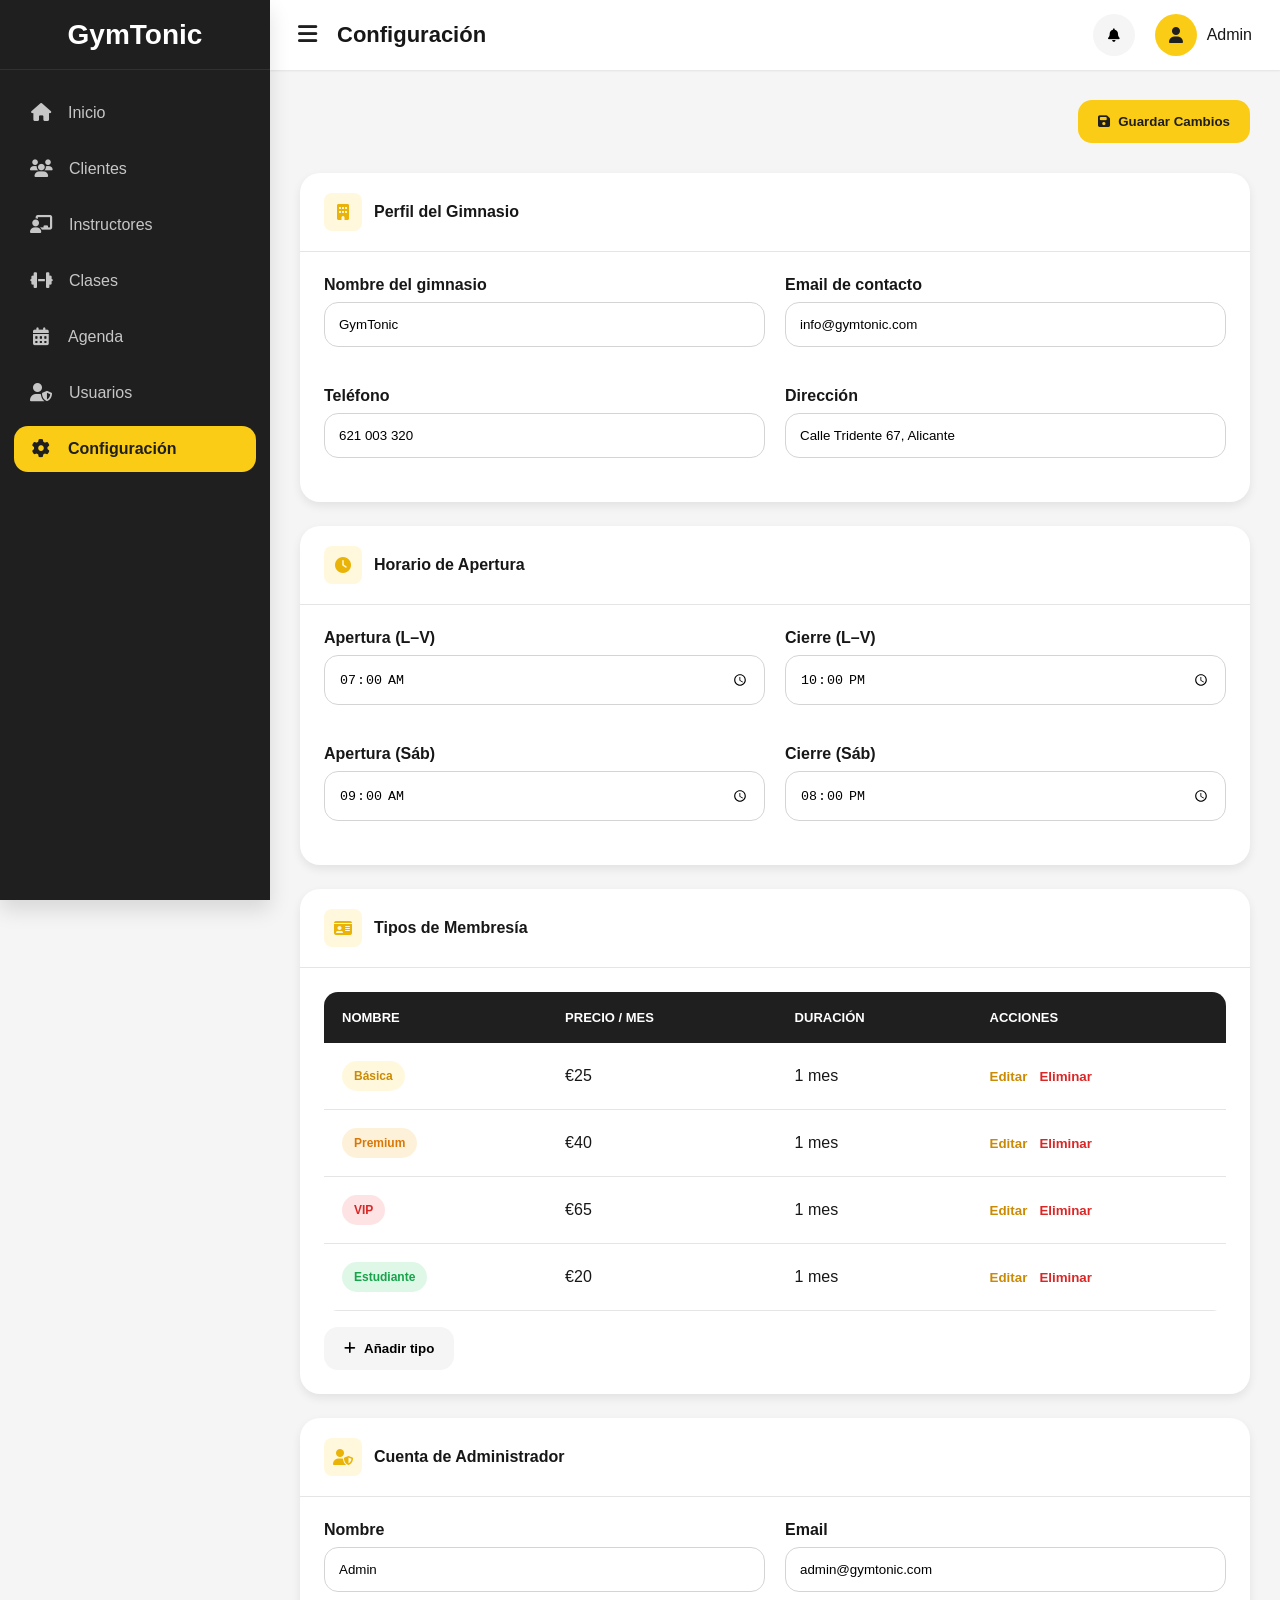
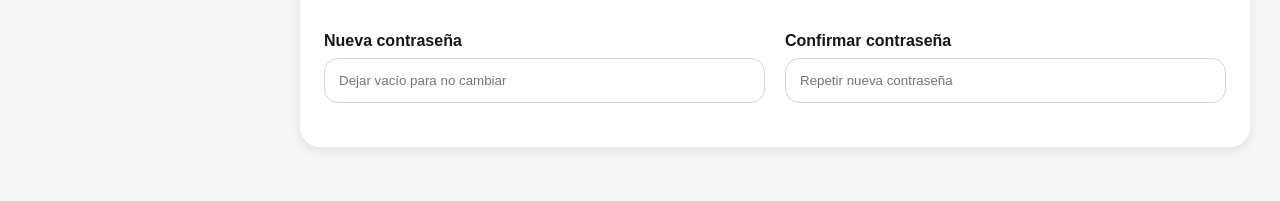
<file: LenguajeDeMarcas/pages/configuracion.html>
<!DOCTYPE html>
<html lang="es">

<head>
    <meta charset="UTF-8">
    <meta name="viewport" content="width=device-width, initial-scale=1.0">
    <title>GymTonic - Configuración</title>
    <link rel="stylesheet" href="https://cdnjs.cloudflare.com/ajax/libs/font-awesome/6.4.0/css/all.min.css">
    <link rel="stylesheet" href="../css/style.css">
</head>
<body>

    <div class="overlay" id="overlay"></div>

    <div class="app">

        <aside class="sidebar" id="sidebar">
            <div class="sidebar__header">
                <h1 class="sidebar__title">Gym<span class="sidebar__title--highlight">Tonic</span></h1>
            </div>
            <nav class="sidebar__nav">
                <ul class="sidebar__list">
                    <li class="sidebar__item">
                        <a href="../index.html" class="sidebar__link">
                            <i class="fas fa-home sidebar__icon"></i><span>Inicio</span>
                        </a>
                    </li>
                    <li class="sidebar__item">
                        <a href="clientes.html" class="sidebar__link">
                            <i class="fas fa-users sidebar__icon"></i><span>Clientes</span>
                        </a>
                    </li>
                    <li class="sidebar__item">
                        <li class="sidebar__item">
                        <a href="instructores.html" class="sidebar__link">
                            <i class="fas fa-chalkboard-teacher sidebar__icon"></i><span>Instructores</span>
                        </a>
                    </li>
                    <li class="sidebar__item">
                        <a href="clases.html" class="sidebar__link">
                            <i class="fas fa-dumbbell sidebar__icon"></i><span>Clases</span>
                        </a>
                    </li>
                    <li class="sidebar__item">
                        <a href="agenda.html" class="sidebar__link">
                            <i class="fas fa-calendar-alt sidebar__icon"></i><span>Agenda</span>
                        </a>
                    </li>
                    <li class="sidebar__item">
                        <a href="usuarios.html" class="sidebar__link">
                            <i class="fas fa-user-shield sidebar__icon"></i><span>Usuarios</span>
                        </a>
                    </li>
                    <li class="sidebar__item">
                        <a href="configuracion.html" class="sidebar__link sidebar__link--active">
                            <i class="fas fa-cog sidebar__icon"></i><span>Configuración</span>
                        </a>
                    </li>
                </ul>
            </nav>
        </aside>

        <main class="main" id="main">

            <header class="header" id="header">
                <div class="header__left">
                    <button type="button" class="header__menu-btn" id="menuToggle">
                        <i class="fas fa-bars"></i>
                    </button>
                    <h2 class="header__title">Configuración</h2>
                </div>
                <div class="header__right">
                    <button type="button" class="header__notification"><i class="fas fa-bell"></i></button>
                    <div class="header__user">
                        <div class="header__avatar"><i class="fas fa-user"></i></div>
                        <span class="header__username">Admin</span>
                    </div>
                </div>
            </header>
            <form action="" method="" class="content">

                <div class="actions">
                    <div></div>
                    <button type="button" class="btn btn--primary" id="saveConfigBtn">
                        <i class="fas fa-save btn__icon"></i>Guardar Cambios
                    </button>
                </div>

                <div class="config-section">
                    <div class="config-section__header">
                        <div class="config-section__icon"><i class="fas fa-building"></i></div>
                        <h3 class="config-section__title">Perfil del Gimnasio</h3>
                    </div>
                    <div class="config-section__body">
                        <div class="config-two-col">
                            <div class="form__group">
                                <label class="form__label" for="gymNombre">Nombre del gimnasio</label>
                                <input type="text" id="gymNombre" class="form__control" value="GymTonic">
                            </div>
                            <div class="form__group">
                                <label class="form__label" for="gymEmail">Email de contacto</label>
                                <input type="email" id="gymEmail" class="form__control" value="info@gymtonic.com">
                            </div>
                            <div class="form__group">
                                <label class="form__label" for="gymTelefono">Teléfono</label>
                                <input type="text" id="gymTelefono" class="form__control" value="621 003 320">
                            </div>
                            <div class="form__group">
                                <label class="form__label" for="gymDireccion">Dirección</label>
                                <input type="text" id="gymDireccion" class="form__control" value="Calle Tridente 67, Alicante">
                            </div>
                        </div>
                    </div>
                </div>

                <div class="config-section">
                    <div class="config-section__header">
                        <div class="config-section__icon"><i class="fas fa-clock"></i></div>
                        <h3 class="config-section__title">Horario de Apertura</h3>
                    </div>
                    <div class="config-section__body">
                        <div class="config-two-col">
                            <div class="form__group">
                                <label class="form__label">Apertura (L–V)</label>
                                <input type="time" id="horarioLVAbre" class="form__control" value="07:00">
                            </div>
                            <div class="form__group">
                                <label class="form__label">Cierre (L–V)</label>
                                <input type="time" id="horarioLVCierra" class="form__control" value="22:00">
                            </div>
                            <div class="form__group">
                                <label class="form__label">Apertura (Sáb)</label>
                                <input type="time" id="horarioSabAbre" class="form__control" value="09:00">
                            </div>
                            <div class="form__group">
                                <label class="form__label">Cierre (Sáb)</label>
                                <input type="time" id="horarioSabCierra" class="form__control" value="20:00">
                            </div>
                        </div>
                    </div>
                </div>

                <div class="config-section">
                    <div class="config-section__header">
                        <div class="config-section__icon"><i class="fas fa-id-card"></i></div>
                        <h3 class="config-section__title">Tipos de Membresía</h3>
                    </div>
                    <div class="config-section__body">
                        <div class="table-container" style="box-shadow: none; border-radius: var(--radius-md);">
                            <table class="table" style="min-width: 400px;">
                                <thead class="table__header">
                                    <tr>
                                        <th class="table__th">Nombre</th>
                                        <th class="table__th">Precio / mes</th>
                                        <th class="table__th">Duración</th>
                                        <th class="table__th">Acciones</th>
                                    </tr>
                                </thead>
                                <tbody id="membresiasTableBody">
                                </tbody>
                            </table>
                        </div>
                        <div style="margin-top: 16px;">
                            <button type="button" class="btn btn--secondary" id="addMembresiaBtn">
                                <i class="fas fa-plus btn__icon"></i>Añadir tipo
                            </button>
                        </div>
                    </div>
                </div>

                <div class="config-section">
                    <div class="config-section__header">
                        <div class="config-section__icon"><i class="fas fa-user-shield"></i></div>
                        <h3 class="config-section__title">Cuenta de Administrador</h3>
                    </div>
                    <div class="config-section__body">
                        <div class="config-two-col">
                            <div class="form__group">
                                <label class="form__label" for="adminNombre">Nombre</label>
                                <input type="text" id="adminNombre" class="form__control" value="Admin">
                            </div>
                            <div class="form__group">
                                <label class="form__label" for="adminEmail">Email</label>
                                <input type="email" id="adminEmail" class="form__control" value="admin@gymtonic.com">
                            </div>
                            <div class="form__group">
                                <label class="form__label" for="adminPass">Nueva contraseña</label>
                                <input type="password" id="adminPass" class="form__control" placeholder="Dejar vacío para no cambiar">
                            </div>
                            <div class="form__group">
                                <label class="form__label" for="adminPassConfirm">Confirmar contraseña</label>
                                <input type="password" id="adminPassConfirm" class="form__control" placeholder="Repetir nueva contraseña">
                            </div>
                        </div>
                    </div>
                </div>

            </form>
        </main>
    </div>

    <div class="modal" id="membresiaModal">
        <div class="modal__content">
            <div class="modal__header">
                <h3 class="modal__title" id="modalTitle">Nuevo Tipo de Membresía</h3>
                <button type="button" class="modal__close" id="closeModalBtn">&times;</button>
            </div>
            <div class="modal__body">
                <form id="membresiaForm">
                    <input type="hidden" id="membresiaId">
                    <div class="form__group">
                        <label class="form__label" for="nombre">Nombre de la membresía</label>
                        <input type="text" id="nombre" class="form__control" placeholder="Ej: Premium" required>
                    </div>
                    <div class="form__group">
                        <label class="form__label" for="precio">Precio</label>
                        <input type="text" id="precio" class="form__control" placeholder="Ej: €40" required>
                    </div>
                    <div class="form__group">
                        <label class="form__label" for="duracion">Duración</label>
                        <input type="text" id="duracion" class="form__control" placeholder="Ej: 1 mes" required>
                    </div>
                </form>
            </div>
            <div class="modal__footer">
                <button type="button" class="btn btn--secondary" id="cancelModalBtn">Cancelar</button>
                <button type="button" class="btn btn--primary" id="saveMembresiaBtn">Guardar</button>
            </div>
        </div>
    </div>

    <script src="../js/configuracion.js"></script>
    <script src="../js/menu.js"></script>
</body>

</html>
</file>
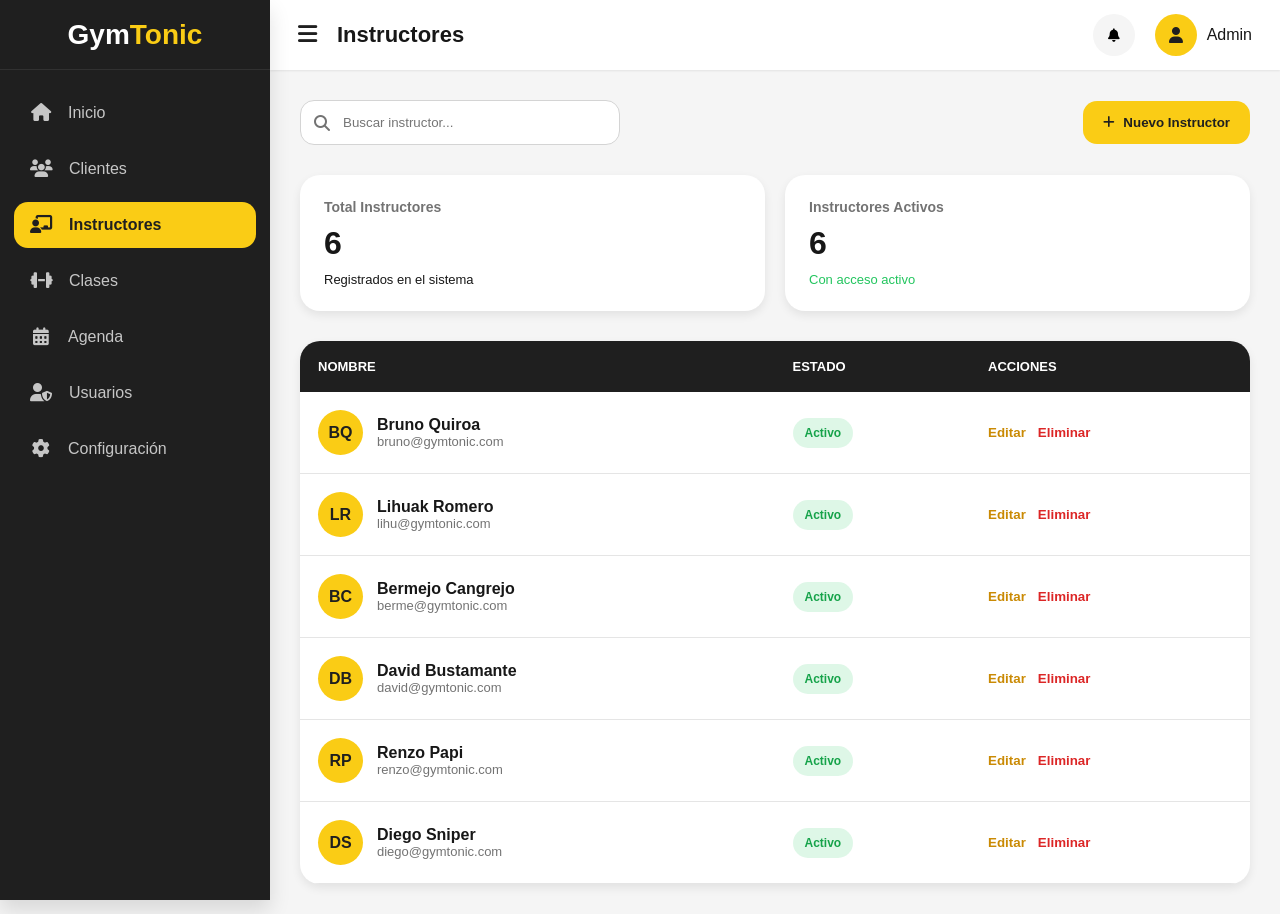
<file: LenguajeDeMarcas/pages/instructores.html>
<!DOCTYPE html>
<html lang="es">

<head>
    <meta charset="UTF-8">
    <meta name="viewport" content="width=device-width, initial-scale=1.0">
    <title>GymTonic - Gestión de Gimnasio</title>
    <link rel="stylesheet" href="https://cdnjs.cloudflare.com/ajax/libs/font-awesome/6.4.0/css/all.min.css">
    <link rel="stylesheet" href="../css/style.css">
</head>
<body>

    <div class="overlay" id="overlay"></div>

    <div class="app">

        <aside class="sidebar" id="sidebar">
            <div class="sidebar__header">
                <h1 class="sidebar__title">Gym<span class="sidebar__title--highlight">Tonic</span></h1>
            </div>
            <nav class="sidebar__nav">
                <ul class="sidebar__list">
                    <li class="sidebar__item">
                        <a href="../index.html" class="sidebar__link">
                            <i class="fas fa-home sidebar__icon"></i><span>Inicio</span>
                        </a>
                    </li>
                    <li class="sidebar__item">
                        <a href="clientes.html" class="sidebar__link">
                            <i class="fas fa-users sidebar__icon"></i><span>Clientes</span>
                        </a>
                    </li>
                    <li class="sidebar__item">
                        <a href="instructores.html" class="sidebar__link sidebar__link--active">
                            <i class="fas fa-chalkboard-teacher sidebar__icon"></i><span>Instructores</span>
                        </a>
                    </li>
                    <li class="sidebar__item">
                        <a href="clases.html" class="sidebar__link">
                            <i class="fas fa-dumbbell sidebar__icon"></i><span>Clases</span>
                        </a>
                    </li>
                    <li class="sidebar__item">
                        <a href="agenda.html" class="sidebar__link">
                            <i class="fas fa-calendar-alt sidebar__icon"></i><span>Agenda</span>
                        </a>
                    </li>
                    <li class="sidebar__item">
                        <a href="usuarios.html" class="sidebar__link">
                            <i class="fas fa-user-shield sidebar__icon"></i><span>Usuarios</span>
                        </a>
                    </li>
                    <li class="sidebar__item">
                        <a href="configuracion.html" class="sidebar__link">
                            <i class="fas fa-cog sidebar__icon"></i><span>Configuración</span>
                        </a>
                    </li>
                </ul>
            </nav>
        </aside>

        <main class="main" id="main">

            <header class="header" id="header">
                <div class="header__left">
                    <button class="header__menu-btn" id="menuToggle">
                        <i class="fas fa-bars"></i>
                    </button>
                    <h2 class="header__title">Instructores</h2>
                </div>
                <div class="header__right">
                    <button class="header__notification"><i class="fas fa-bell"></i></button>
                    <div class="header__user">
                        <div class="header__avatar"><i class="fas fa-user"></i></div>
                        <span class="header__username">Admin</span>
                    </div>
                </div>
            </header>

            <div class="content">
                <div class="actions">
                    <div class="search">
                        <i class="fas fa-search search__icon"></i>
                        <input type="text" class="search__input" placeholder="Buscar instructor...">
                    </div>
                    <button id="addInstructorBtn" class="btn btn--primary">
                        <i class="fas fa-plus btn__icon"></i>Nuevo Instructor
                    </button>
                </div>

                <div class="cards">
                    <div class="card">
                        <h3 class="card__title">Total Instructores</h3>
                        <p class="card__value" id="cardTotal">0</p>
                        <div class="card__footer">Registrados en el sistema</div>
                    </div>
                    <div class="card">
                        <h3 class="card__title">Instructores Activos</h3>
                        <p class="card__value" id="cardActivos">0</p>
                        <div class="card__footer card__footer--success">Con acceso activo</div>
                    </div>
                </div>

                <div class="table-container">
                    <table class="table">
                        <thead class="table__header">
                            <tr>
                                <th class="table__th">Nombre</th>
                                <th class="table__th">Estado</th>
                                <th class="table__th">Acciones</th>
                            </tr>
                        </thead>
                        <tbody id="instructoresTableBody"></tbody>
                    </table>
                </div>
            </div>
        </main>
    </div>

    <div class="modal" id="instructorModal">
        <div class="modal__content">
            <div class="modal__header">
                <h3 class="modal__title" id="modalTitle">Nuevo Instructor</h3>
                <button class="modal__close" id="closeModalBtn">&times;</button>
            </div>
            <div class="modal__body">
                <form id="instructorForm">
                    <input type="hidden" id="instructorId">

                    <div class="form__group">
                        <label class="form__label" for="nombre">Nombre completo</label>
                        <input type="text" id="nombre" class="form__control" required>
                    </div>
                    <div class="form__group">
                        <label class="form__label" for="email">Email</label>
                        <input type="email" id="email" class="form__control" required>
                    </div>
                    <div class="form__group">
                        <label class="form__label" for="password">Contraseña</label>
                        <input type="password" id="password" class="form__control" required>
                        <small id="passwordHelp" class="form__help" style="display:none;">
                            Deja este campo vacío para mantener la contraseña actual.
                        </small>
                    </div>
                    <div class="form__group">
                        <label class="form__label" for="estado">Estado</label>
                        <select id="estado" class="form__control">
                            <option value="activo">Activo</option>
                            <option value="inactivo">Inactivo</option>
                        </select>
                    </div>
                </form>
            </div>
            <div class="modal__footer">
                <button class="btn btn--secondary" id="cancelModalBtn">Cancelar</button>
                <button class="btn btn--primary" onclick="document.getElementById('instructorForm').requestSubmit()">
                    Guardar
                </button>
            </div>
        </div>
    </div>

    <script src="../js/crud-instructores.js"></script>
    <script src="../js/menu.js"></script>
</body>

</html>
</file>
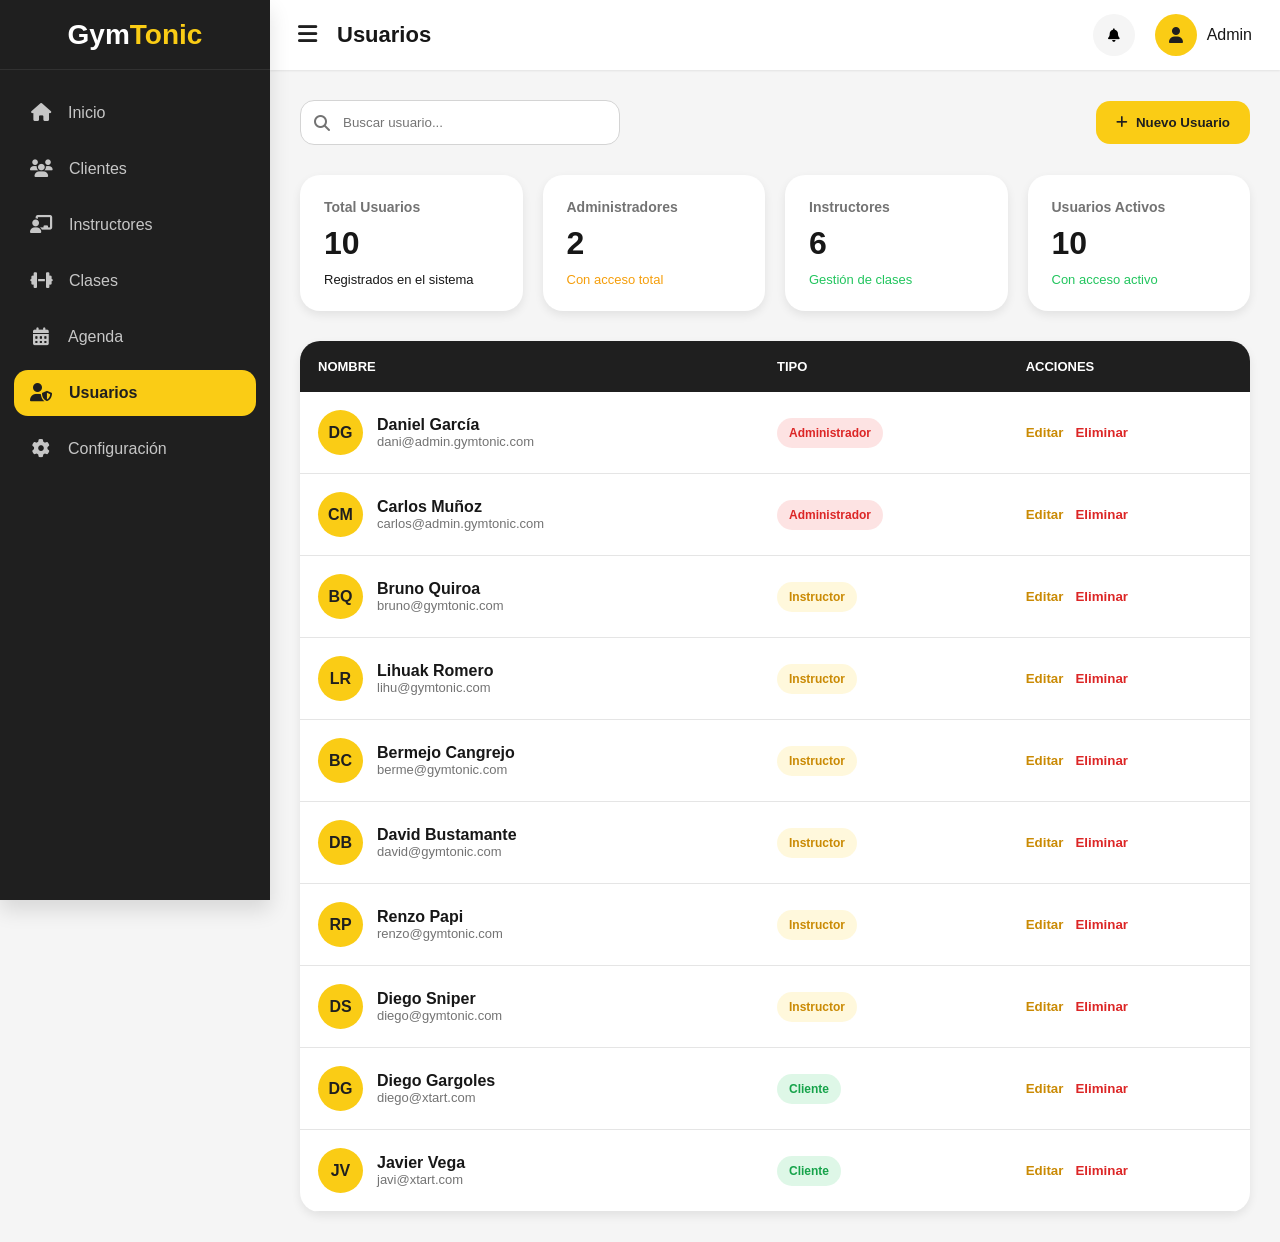
<file: LenguajeDeMarcas/pages/usuarios.html>
<!DOCTYPE html>
<html lang="es">

<head>
    <meta charset="UTF-8">
    <meta name="viewport" content="width=device-width, initial-scale=1.0">
    <title>GymTonic - Gestión de Gimnasio</title>
    <link rel="stylesheet" href="https://cdnjs.cloudflare.com/ajax/libs/font-awesome/6.4.0/css/all.min.css">
    <link rel="stylesheet" href="../css/style.css">
</head>
<body>

    <div class="overlay" id="overlay"></div>

    <div class="app">

        <aside class="sidebar" id="sidebar">
            <div class="sidebar__header">
                <h1 class="sidebar__title">Gym<span class="sidebar__title--highlight">Tonic</span></h1>
            </div>
            <nav class="sidebar__nav">
                <ul class="sidebar__list">
                    <li class="sidebar__item">
                        <a href="../index.html" class="sidebar__link">
                            <i class="fas fa-home sidebar__icon"></i><span>Inicio</span>
                        </a>
                    </li>
                    <li class="sidebar__item">
                        <a href="clientes.html" class="sidebar__link">
                            <i class="fas fa-users sidebar__icon"></i><span>Clientes</span>
                        </a>
                    </li>
                    <li class="sidebar__item">
                        <li class="sidebar__item">
                        <a href="instructores.html" class="sidebar__link">
                            <i class="fas fa-chalkboard-teacher sidebar__icon"></i><span>Instructores</span>
                        </a>
                    </li>
                    <li class="sidebar__item">
                        <a href="clases.html" class="sidebar__link">
                            <i class="fas fa-dumbbell sidebar__icon"></i><span>Clases</span>
                        </a>
                    </li>
                    <li class="sidebar__item">
                        <a href="agenda.html" class="sidebar__link">
                            <i class="fas fa-calendar-alt sidebar__icon"></i><span>Agenda</span>
                        </a>
                    </li>
                    <li class="sidebar__item">
                        <a href="usuarios.html" class="sidebar__link sidebar__link--active">
                            <i class="fas fa-user-shield sidebar__icon"></i><span>Usuarios</span>
                        </a>
                    </li>
                    <li class="sidebar__item">
                        <a href="configuracion.html" class="sidebar__link">
                            <i class="fas fa-cog sidebar__icon"></i><span>Configuración</span>
                        </a>
                    </li>
                </ul>
            </nav>
        </aside>

        <main class="main" id="main">

            <header class="header" id="header">
                <div class="header__left">
                    <button class="header__menu-btn" id="menuToggle">
                        <i class="fas fa-bars"></i>
                    </button>
                    <h2 class="header__title">Usuarios</h2>
                </div>
                <div class="header__right">
                    <button class="header__notification"><i class="fas fa-bell"></i></button>
                    <div class="header__user">
                        <div class="header__avatar"><i class="fas fa-user"></i></div>
                        <span class="header__username">Admin</span>
                    </div>
                </div>
            </header>

            <div class="content">
                <div class="actions">
                    <div class="search">
                        <i class="fas fa-search search__icon"></i>
                        <input type="text" class="search__input" placeholder="Buscar usuario...">
                    </div>
                    <button id="addUsuarioBtn" class="btn btn--primary">
                        <i class="fas fa-plus btn__icon"></i>Nuevo Usuario
                    </button>
                </div>

                <div class="cards">
                    <div class="card">
                        <h3 class="card__title">Total Usuarios</h3>
                        <p class="card__value" id="cardTotal">0</p>
                        <div class="card__footer">Registrados en el sistema</div>
                    </div>
                    <div class="card">
                        <h3 class="card__title">Administradores</h3>
                        <p class="card__value" id="cardAdmins">0</p>
                        <div class="card__footer card__footer--warning">Con acceso total</div>
                    </div>
                    <div class="card">
                        <h3 class="card__title">Instructores</h3>
                        <p class="card__value" id="cardInstructores">0</p>
                        <div class="card__footer card__footer--success">Gestión de clases</div>
                    </div>
                    <div class="card">
                        <h3 class="card__title">Usuarios Activos</h3>
                        <p class="card__value" id="cardActivos">0</p>
                        <div class="card__footer card__footer--success">Con acceso activo</div>
                    </div>
                </div>

                <div class="table-container">
                    <table class="table">
                        <thead class="table__header">
                            <tr>
                                <th class="table__th">Nombre</th>
                                <th class="table__th">Tipo</th>
                                <th class="table__th">Acciones</th>
                            </tr>
                        </thead>
                        <tbody id="usuariosTableBody"></tbody>
                    </table>
                </div>
            </div>
        </main>
    </div>

    <div class="modal" id="usuarioModal">
        <div class="modal__content">
            <div class="modal__header">
                <h3 class="modal__title" id="modalTitle">Nuevo Usuario</h3>
                <button class="modal__close" id="closeModalBtn">&times;</button>
            </div>
            <div class="modal__body">
                <form id="usuarioForm">
                    <input type="hidden" id="usuarioId">

                    <div class="form__group">
                        <label class="form__label" for="nombre">Nombre completo</label>
                        <input type="text" id="nombre" class="form__control" required>
                    </div>
                    <div class="form__group">
                        <label class="form__label" for="email">Email</label>
                        <input type="email" id="email" class="form__control" required>
                    </div>
                    <div class="form__group">
                        <label class="form__label" for="password">Contraseña</label>
                        <input type="password" id="password" class="form__control" required>
                        <small id="passwordHelp" class="form__help" style="display:none;">
                            Deja este campo vacío para mantener la contraseña actual.
                        </small>
                    </div>
                    <div class="form__group">
                        <label class="form__label" for="tipo">Tipo de usuario</label>
                        <select id="tipo" class="form__control">
                            <option value="cliente">Cliente</option>
                            <option value="instructor">Instructor</option>
                            <option value="administrador">Administrador</option>
                        </select>
                    </div>
                    <div class="form__group">
                        <label class="form__label" for="estado">Estado</label>
                        <select id="estado" class="form__control">
                            <option value="activo">Activo</option>
                            <option value="inactivo">Inactivo</option>
                        </select>
                    </div>
                </form>
            </div>
            <div class="modal__footer">
                <button class="btn btn--secondary" id="cancelModalBtn">Cancelar</button>
                <button class="btn btn--primary" onclick="document.getElementById('usuarioForm').requestSubmit()">
                    Guardar
                </button>
            </div>
        </div>
    </div>

    <script src="../js/crud-usuarios.js"></script>
    <script src="../js/menu.js"></script>
</body>

</html>
</file>
<file: LenguajeDeMarcas/css/style.css>
:root {
    --color-primary: rgb(31, 31, 31);
    --color-primary-light: rgb(47, 47, 47);
    --color-primary-dark: rgb(17, 17, 17);

    --color-secondary: rgb(250, 204, 21);
    --color-secondary-light: rgb(253, 224, 71);
    --color-secondary-dark: rgb(234, 179, 8);

    --color-success: rgb(34, 197, 94);
    --color-warning: rgb(245, 158, 11);
    --color-danger: rgb(239, 68, 68);

    --color-white: rgb(255, 255, 255);

    --color-gray-50: rgb(250, 250, 250);
    --color-gray-100: rgb(245, 245, 245);
    --color-gray-200: rgb(229, 229, 229);
    --color-gray-300: rgb(212, 212, 212);
    --color-gray-400: rgb(163, 163, 163);
    --color-gray-500: rgb(115, 115, 115);
    --color-gray-600: rgb(82, 82, 82);
    --color-gray-700: rgb(64, 64, 64);
    --color-gray-800: rgb(38, 38, 38);
    --color-gray-900: rgb(23, 23, 23);

    --bg-body: rgb(245, 245, 245);
    --bg-sidebar: rgb(31, 31, 31);
    --bg-card: rgb(255, 255, 255);
    --bg-header: rgb(255, 255, 255);

    --text-primary: rgb(23, 23, 23);
    --text-secondary: rgb(82, 82, 82);
    --text-light: rgb(115, 115, 115);
    --text-white: rgb(255, 255, 255);
    --sidebar-width: 270px;
    --sidebar-collapse-width: 90px;
    --header-height: 70px;
    --radius-sm: 8px;
    --radius-md: 14px;
    --radius-lg: 20px;
    --radius-xl: 28px;
    --shadow-sm: 0 1px 2px rgba(0, 0, 0, .08);
    --shadow-md: 0 4px 10px rgba(0, 0, 0, .08);
    --shadow-lg: 0 10px 20px rgba(0, 0, 0, .12);
    --shadow-xl: 0 20px 40px rgba(0, 0, 0, .18);
    --transition: .3s ease;
    --font-family: "Segoe UI", Tahoma, Geneva, Verdana, sans-serif;
    --z-sidebar: 1000;
    --z-overlay: 900;
    --z-header: 800;
    --z-modal: 2000;
}

* {
    margin: 0;
    padding: 0;
    box-sizing: border-box;
}

body {
    font-family: var(--font-family);
    background: var(--bg-body);
    color: var(--text-primary);
    overflow-x: hidden;
}

.app {
    display: flex;
    min-height: 100vh;
}

.sidebar {
    width: var(--sidebar-width);
    background: var(--bg-sidebar);
    color: var(--text-white);
    position: fixed;
    left: 0;
    top: 0;
    height: 100vh;
    z-index: var(--z-sidebar);
    transition: var(--transition);
    overflow: hidden;
    box-shadow: var(--shadow-lg);
}

.sidebar--collapsed {
    width: var(--sidebar-collapse-width);
}

.sidebar__header {
    height: var(--header-height);
    display: flex;
    align-items: center;
    justify-content: center;
    border-bottom: 1px solid rgba(255, 255, 255, .08);
}

.sidebar__title {
    font-size: 28px;
    font-weight: 800;
    white-space: nowrap;
}

.sidebar__title--highlight {
    color: var(--color-secondary);
}

.sidebar__nav {
    padding: 20px 14px;
}

.sidebar__list {
    list-style: none;
}

.sidebar__item {
    margin-bottom: 10px;
}

.sidebar__link {
    display: flex;
    align-items: center;
    gap: 16px;
    padding: 14px 16px;
    border-radius: var(--radius-md);
    color: rgba(255, 255, 255, .75);
    text-decoration: none;
    transition: var(--transition);
    white-space: nowrap;
}

.sidebar__link:hover {
    background: rgba(250, 204, 21, .12);
    color: var(--color-secondary);
}

.sidebar__link--active {
    background: var(--color-secondary);
    color: var(--color-primary);
    font-weight: 700;
}

.sidebar__icon {
    min-width: 22px;
    text-align: center;
    font-size: 18px;
}

.sidebar--collapsed .sidebar__link {
    justify-content: center;
}

.sidebar--collapsed .sidebar__link span {
    display: none;
}

.sidebar--collapsed .sidebar__title {
    font-size: 0;
}

.sidebar--collapsed .sidebar__title--highlight {
    font-size: 28px;
}

.overlay {
    position: fixed;
    inset: 0;
    background: rgba(0, 0, 0, .5);
    opacity: 0;
    visibility: hidden;
    transition: var(--transition);
    z-index: var(--z-overlay);
}

.overlay--active {
    opacity: 1;
    visibility: visible;
}

.main {
    flex: 1;
    margin-left: var(--sidebar-width);
    transition: var(--transition);
}

.welcome {
    padding: 18px;
}

.main--expanded {
    margin-left: var(--sidebar-collapse-width);
}

.header {
    height: var(--header-height);
    background: var(--bg-header);
    box-shadow: var(--shadow-sm);
    display: flex;
    align-items: center;
    justify-content: space-between;
    padding: 0 28px;
    position: fixed;
    width: calc(100% - var(--sidebar-width));
    transition: var(--transition);
    z-index: var(--z-header);
}

.header--expanded {
    width: calc(100% - var(--sidebar-collapse-width));
}

.header__left,
.header__right {
    display: flex;
    align-items: center;
    gap: 20px;
}

.header__menu-btn {
    border: none;
    background: transparent;
    font-size: 22px;
    cursor: pointer;
    color: var(--color-primary);
}

.header__title {
    font-size: 22px;
    font-weight: 700;
}

.header__notification {
    width: 42px;
    height: 42px;
    border-radius: 50%;
    border: none;
    background: var(--color-gray-100);
    cursor: pointer;
    transition: var(--transition);
}

.header__notification:hover {
    background: var(--color-secondary);
}

.header__user {
    display: flex;
    align-items: center;
    gap: 10px;
}

.header__avatar {
    width: 42px;
    height: 42px;
    border-radius: 50%;
    background: var(--color-secondary);
    display: flex;
    align-items: center;
    justify-content: center;
    color: var(--color-primary);
    font-weight: 700;
}

.content {
    padding: calc(var(--header-height) + 30px) 30px 30px;
}

.actions {
    display: flex;
    justify-content: space-between;
    align-items: center;
    gap: 20px;
    margin-bottom: 30px;
}

.search {
    position: relative;
    width: 320px;
}

.search__icon {
    position: absolute;
    left: 14px;
    top: 50%;
    transform: translateY(-50%);
    color: var(--text-light);
}

.search__input {
    width: 100%;
    padding: 14px 14px 14px 42px;
    border: 1px solid var(--color-gray-300);
    border-radius: var(--radius-md);
    outline: none;
}

.search__input:focus {
    border-color: var(--color-secondary);
}

.btn {
    border: none;
    cursor: pointer;
    padding: 14px 20px;
    border-radius: var(--radius-md);
    font-weight: 700;
    transition: var(--transition);
}

.btn--primary {
    background: var(--color-secondary);
    color: var(--color-primary);
}

.btn--primary:hover {
    background: var(--color-secondary-dark);
}

.btn--secondary {
    background: var(--color-gray-100);
}

.btn__icon {
    margin-right: 8px;
}

.cards {
    display: grid;
    grid-template-columns: repeat(auto-fit, minmax(220px, 1fr));
    gap: 20px;
    margin-bottom: 30px;
}

.card {
    background: var(--bg-card);
    border-radius: var(--radius-lg);
    padding: 24px;
    box-shadow: var(--shadow-md);
    transition: var(--transition);
}

.card:hover {
    transform: translateY(-5px);
    box-shadow: var(--shadow-lg);
}

.card__title {
    color: var(--text-light);
    font-size: 14px;
    margin-bottom: 10px;
}

.card__value {
    font-size: 32px;
    font-weight: 800;
    margin-bottom: 10px;
}

.card__footer {
    font-size: 13px;
}

.card__footer--success {
    color: var(--color-success);
}

.card__footer--warning {
    color: var(--color-warning);
}

.quick-actions {
    display: grid;
    grid-template-columns: repeat(auto-fit, minmax(160px, 1fr));
    gap: 16px;
    margin-bottom: 30px;
}

.quick-action {
    display: flex;
    flex-direction: column;
    align-items: center;
    gap: 12px;
    background: var(--bg-card);
    border-radius: var(--radius-lg);
    padding: 24px 16px;
    box-shadow: var(--shadow-md);
    text-decoration: none;
    color: var(--text-primary);
    transition: var(--transition);
    cursor: pointer;
}

.quick-action:hover {
    transform: translateY(-4px);
    box-shadow: var(--shadow-lg);
    color: var(--color-secondary);
}

.quick-action__icon {
    width: 52px;
    height: 52px;
    border-radius: 50%;
    background: var(--color-primary);
    display: flex;
    align-items: center;
    justify-content: center;
    font-size: 1.25rem;
    color: #fff;
    transition: var(--transition);
}

.quick-action:hover .quick-action__icon {
    background: var(--color-secondary);
}

.quick-action__label {
    font-size: 14px;
    font-weight: 600;
    text-align: center;
}

.table-container__header {
    padding: 18px 24px 0;
}

.table-container__title {
    font-size: 16px;
    font-weight: 700;
    margin-bottom: 12px;
}

.table-container {
    background: white;
    border-radius: var(--radius-lg);
    overflow-x: auto;
    box-shadow: var(--shadow-md);
}

.table {
    width: 100%;
    border-collapse: collapse;
    min-width: 850px;
}

.table__header {
    background: var(--color-primary);
}

.table__th {
    padding: 18px;
    color: white;
    text-align: left;
    font-size: 13px;
    text-transform: uppercase;
}

.table__td {
    padding: 18px;
    border-bottom: 1px solid var(--color-gray-200);
}

.table__user {
    display: flex;
    align-items: center;
    gap: 14px;
}

.table__avatar {
    width: 45px;
    height: 45px;
    border-radius: 50%;
    background: var(--color-secondary);
    display: flex;
    align-items: center;
    justify-content: center;
    color: var(--color-primary);
    font-weight: 700;
}

.table__name {
    font-weight: 700;
}

.table__email {
    font-size: 13px;
    color: var(--text-light);
}

.badge {
    display: inline-block;
    padding: 8px 12px;
    border-radius: 999px;
    font-size: 12px;
    font-weight: 700;
}

.badge--primary {
    background: rgba(250, 204, 21, .15);
    color: #ca8a04;
}

.badge--success {
    background: rgba(34, 197, 94, .15);
    color: #16a34a;
}

.badge--warning {
    background: rgba(245, 158, 11, .15);
    color: #d97706;
}

.badge--danger {
    background: rgba(239, 68, 68, .15);
    color: #dc2626;
}

.table__actions {
    display: flex;
    gap: 12px;
}

.table__btn {
    border: none;
    background: transparent;
    cursor: pointer;
    font-weight: 700;
}

.table__btn--edit {
    color: #ca8a04;
}

.table__btn--delete {
    color: #dc2626;
}

.modal {
    position: fixed;
    inset: 0;
    background: rgba(0, 0, 0, .5);
    display: flex;
    align-items: center;
    justify-content: center;
    opacity: 0;
    visibility: hidden;
    transition: var(--transition);
    z-index: var(--z-modal);
}

.modal--active {
    opacity: 1;
    visibility: visible;
}

.modal__content {
    background: white;
    width: 100%;
    max-width: 550px;
    border-radius: var(--radius-xl);
    overflow: hidden;
    box-shadow: var(--shadow-xl);
}

.modal__header {
    display: flex;
    justify-content: space-between;
    align-items: center;
    padding: 20px 24px;
    border-bottom: 1px solid var(--color-gray-200);
}

.modal__title {
    font-size: 22px;
    font-weight: 700;
}

.modal__close {
    border: none;
    background: transparent;
    font-size: 22px;
    cursor: pointer;
}

.modal__body {
    padding: 24px;
}

.form__group {
    margin-bottom: 20px;
}

.form__label {
    display: block;
    margin-bottom: 8px;
    font-weight: 600;
}

.form__control {
    width: 100%;
    padding: 14px;
    border: 1px solid var(--color-gray-300);
    border-radius: var(--radius-md);
    outline: none;
}

.form__control:focus {
    border-color: var(--color-secondary);
}

.form__help {
    display: block;
    margin-top: 6px;
    font-size: 0.8rem;
    color: var(--color-gray-500, #6b7280);
}

.modal__footer {
    display: flex;
    justify-content: flex-end;
    gap: 14px;
    padding: 20px 24px;
    border-top: 1px solid var(--color-gray-200);
}

.agenda-grid {
    display: grid;
    grid-template-columns: repeat(7, 1fr);
    gap: 14px;
    margin-bottom: 30px;
}

.agenda-day {
    background: var(--bg-card);
    border-radius: var(--radius-lg);
    box-shadow: var(--shadow-md);
    overflow: hidden;
}

.agenda-day__header {
    background: var(--color-primary);
    color: var(--color-white);
    padding: 12px 14px;
    text-align: center;
}

.agenda-day__name {
    font-size: 12px;
    text-transform: uppercase;
    font-weight: 700;
    opacity: .7;
}

.agenda-day__num {
    font-size: 22px;
    font-weight: 800;
    line-height: 1.2;
}

.agenda-day--today .agenda-day__header {
    background: var(--color-secondary);
    color: var(--color-primary);
}

.agenda-day__body {
    padding: 10px;
    display: flex;
    flex-direction: column;
    gap: 8px;
    min-height: 120px;
}

.agenda-event {
    background: rgba(250, 204, 21, .12);
    border-left: 3px solid var(--color-secondary);
    border-radius: var(--radius-sm);
    padding: 6px 8px;
    font-size: 12px;
}

.agenda-event--blue {
    background: rgba(59, 130, 246, .10);
    border-left-color: #3b82f6;
}

.agenda-event--green {
    background: rgba(34, 197, 94, .10);
    border-left-color: var(--color-success);
}

.agenda-event--red {
    background: rgba(239, 68, 68, .10);
    border-left-color: var(--color-danger);
}

.agenda-event__time {
    font-weight: 700;
    color: var(--text-secondary);
}

.agenda-event__name {
    font-weight: 600;
    color: var(--text-primary);
}

.config-section {
    background: var(--bg-card);
    border-radius: var(--radius-lg);
    box-shadow: var(--shadow-md);
    margin-bottom: 24px;
    overflow: hidden;
}

.config-section__header {
    padding: 20px 24px;
    border-bottom: 1px solid var(--color-gray-200);
    display: flex;
    align-items: center;
    gap: 12px;
}

.config-section__icon {
    width: 38px;
    height: 38px;
    background: rgba(250, 204, 21, .15);
    border-radius: var(--radius-sm);
    display: flex;
    align-items: center;
    justify-content: center;
    color: var(--color-secondary-dark);
    font-size: 16px;
}

.config-section__title {
    font-size: 16px;
    font-weight: 700;
}

.config-section__body {
    padding: 24px;
}

.config-row {
    display: flex;
    justify-content: space-between;
    align-items: center;
    padding: 14px 0;
    border-bottom: 1px solid var(--color-gray-100);
    gap: 20px;
}

.config-row:last-child {
    border-bottom: none;
    padding-bottom: 0;
}

.config-row:first-child {
    padding-top: 0;
}

.config-row__label {
    font-weight: 600;
    font-size: 14px;
}

.config-row__desc {
    font-size: 13px;
    color: var(--text-light);
    margin-top: 2px;
}

.toggle {
    position: relative;
    width: 46px;
    height: 26px;
    flex-shrink: 0;
}

.toggle input {
    opacity: 0;
    width: 0;
    height: 0;
}

.toggle__slider {
    position: absolute;
    inset: 0;
    background: var(--color-gray-300);
    border-radius: 999px;
    cursor: pointer;
    transition: var(--transition);
}

.toggle__slider::before {
    content: '';
    position: absolute;
    width: 20px;
    height: 20px;
    background: white;
    border-radius: 50%;
    top: 3px;
    left: 3px;
    transition: var(--transition);
    box-shadow: var(--shadow-sm);
}

.toggle input:checked+.toggle__slider {
    background: var(--color-secondary);
}

.toggle input:checked+.toggle__slider::before {
    transform: translateX(20px);
}

.config-two-col {
    display: grid;
    grid-template-columns: 1fr 1fr;
    gap: 20px;
}

.chart-container {
    background: var(--bg-card);
    border-radius: var(--radius-lg);
    box-shadow: var(--shadow-md);
    padding: 24px;
    margin-bottom: 30px;
}

.chart-container__title {
    font-size: 16px;
    font-weight: 700;
    margin-bottom: 20px;
    color: var(--text-primary);
}

.bar-chart {
    display: flex;
    align-items: flex-end;
    gap: 12px;
    height: 160px;
}

.bar-chart__group {
    flex: 1;
    display: flex;
    flex-direction: column;
    align-items: center;
    gap: 6px;
    height: 100%;
    justify-content: flex-end;
}

.bar-chart__bar {
    width: 100%;
    background: var(--color-secondary);
    border-radius: 6px 6px 0 0;
    transition: var(--transition);
}

.bar-chart__bar:hover {
    background: var(--color-secondary-dark);
}

.bar-chart__label {
    font-size: 11px;
    color: var(--text-light);
    font-weight: 600;
}

.bar-chart__value {
    font-size: 11px;
    font-weight: 700;
    color: var(--text-secondary);
}

.charts-row {
    display: grid;
    grid-template-columns: 1fr 1fr;
    gap: 20px;
    margin-bottom: 30px;
}

@media (max-width: 1024px) {
    .cards {
        grid-template-columns: repeat(2, 1fr);
    }

    .search {
        width: 100%;
        max-width: 300px;
    }

    .agenda-grid {
        grid-template-columns: repeat(4, 1fr);
    }
}

@media (max-width: 768px) {
    .sidebar {
        left: -100%;
        width: 280px;
    }

    .sidebar--mobile-active {
        left: 0;
    }

    .main {
        margin-left: 0;
    }

    .header {
        width: 100%;
        padding: 0 18px;
    }

    .header__username {
        display: none;
    }

    .content {
        padding: calc(var(--header-height) + 20px) 16px 20px;
    }

    .actions {
        flex-direction: column;
        align-items: stretch;
    }

    .search {
        width: 100%;
        max-width: 100%;
    }

    .btn {
        width: 100%;
    }

    .cards {
        grid-template-columns: 1fr;
    }

    .table-container {
        background: transparent;
        box-shadow: none;
        overflow: visible;
    }

    .table,
    .table tbody,
    .table tr,
    .table td {
        display: block;
        width: 100%;
    }

    .table {
        min-width: 100%;
    }

    .table__header {
        display: none;
    }

    .table tr {
        background: white;
        margin-bottom: 18px;
        border-radius: 20px;
        overflow: hidden;
        padding: 10px;
        box-shadow: var(--shadow-md);
    }

    .table__td {
        border: none;
        display: flex;
        justify-content: space-between;
        align-items: center;
        padding: 12px 10px;
        gap: 12px;
        text-align: right;
    }

    .table__td::before {
        font-weight: 700;
        color: var(--color-primary);
    }

    .table__td:nth-child(1)::before {
        content: "Cliente";
    }

    .table__td:nth-child(2)::before {
        content: "Teléfono";
    }

    .table__td:nth-child(3)::before {
        content: "Membresía";
    }

    .table__td:nth-child(4)::before {
        content: "Vencimiento";
    }

    .table__td:nth-child(5)::before {
        content: "Estado";
    }

    .table__td:nth-child(6)::before {
        content: "Acciones";
    }

    .table__user {
        justify-content: flex-end;
    }

    .table__actions {
        justify-content: flex-end;
    }

    .modal {
        padding: 14px;
    }

    .modal__content {
        width: 100%;
        max-height: 90vh;
        overflow-y: auto;
    }

    .modal__footer {
        flex-direction: column;
    }

    .modal__footer .btn {
        width: 100%;
    }

    .agenda-grid {
        grid-template-columns: repeat(2, 1fr);
    }

    .config-two-col {
        grid-template-columns: 1fr;
    }

    .config-row {
        flex-direction: column;
        align-items: flex-start;
    }

    .charts-row {
        grid-template-columns: 1fr;
    }
}
</file>
